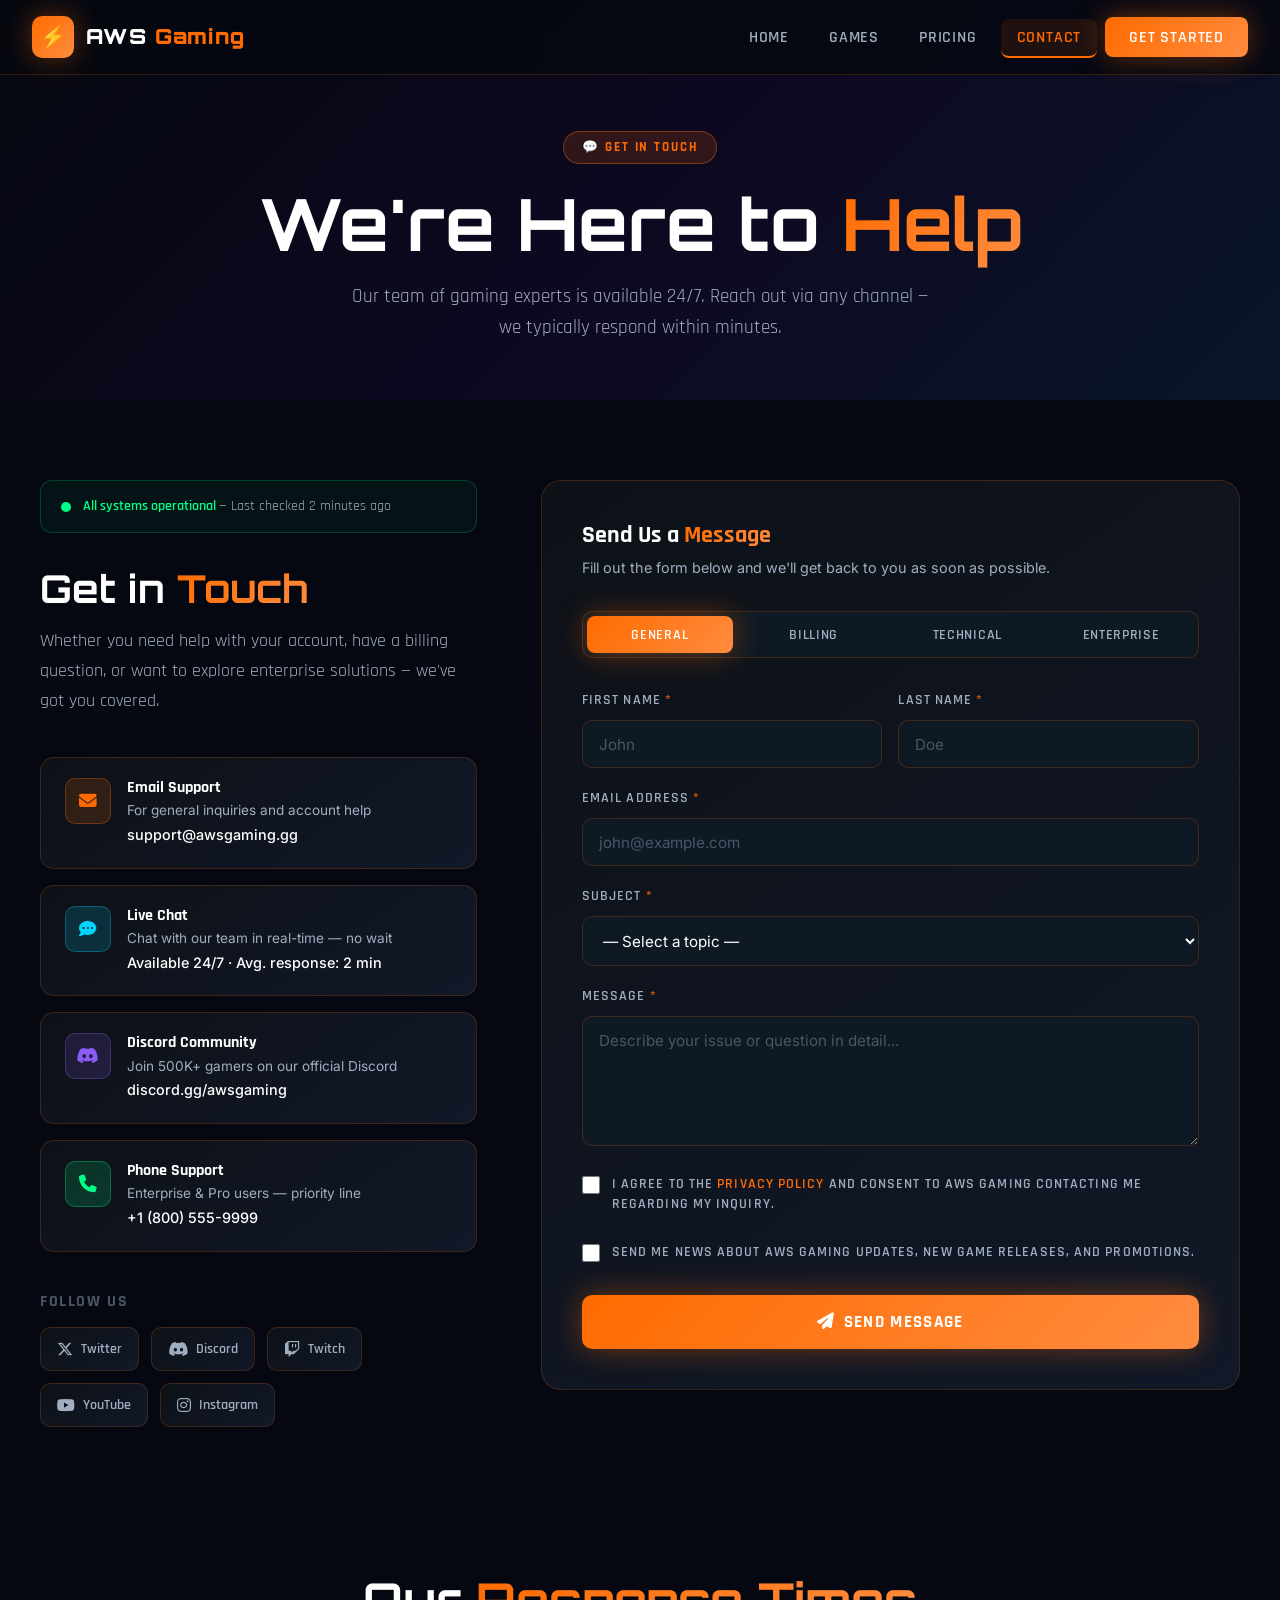
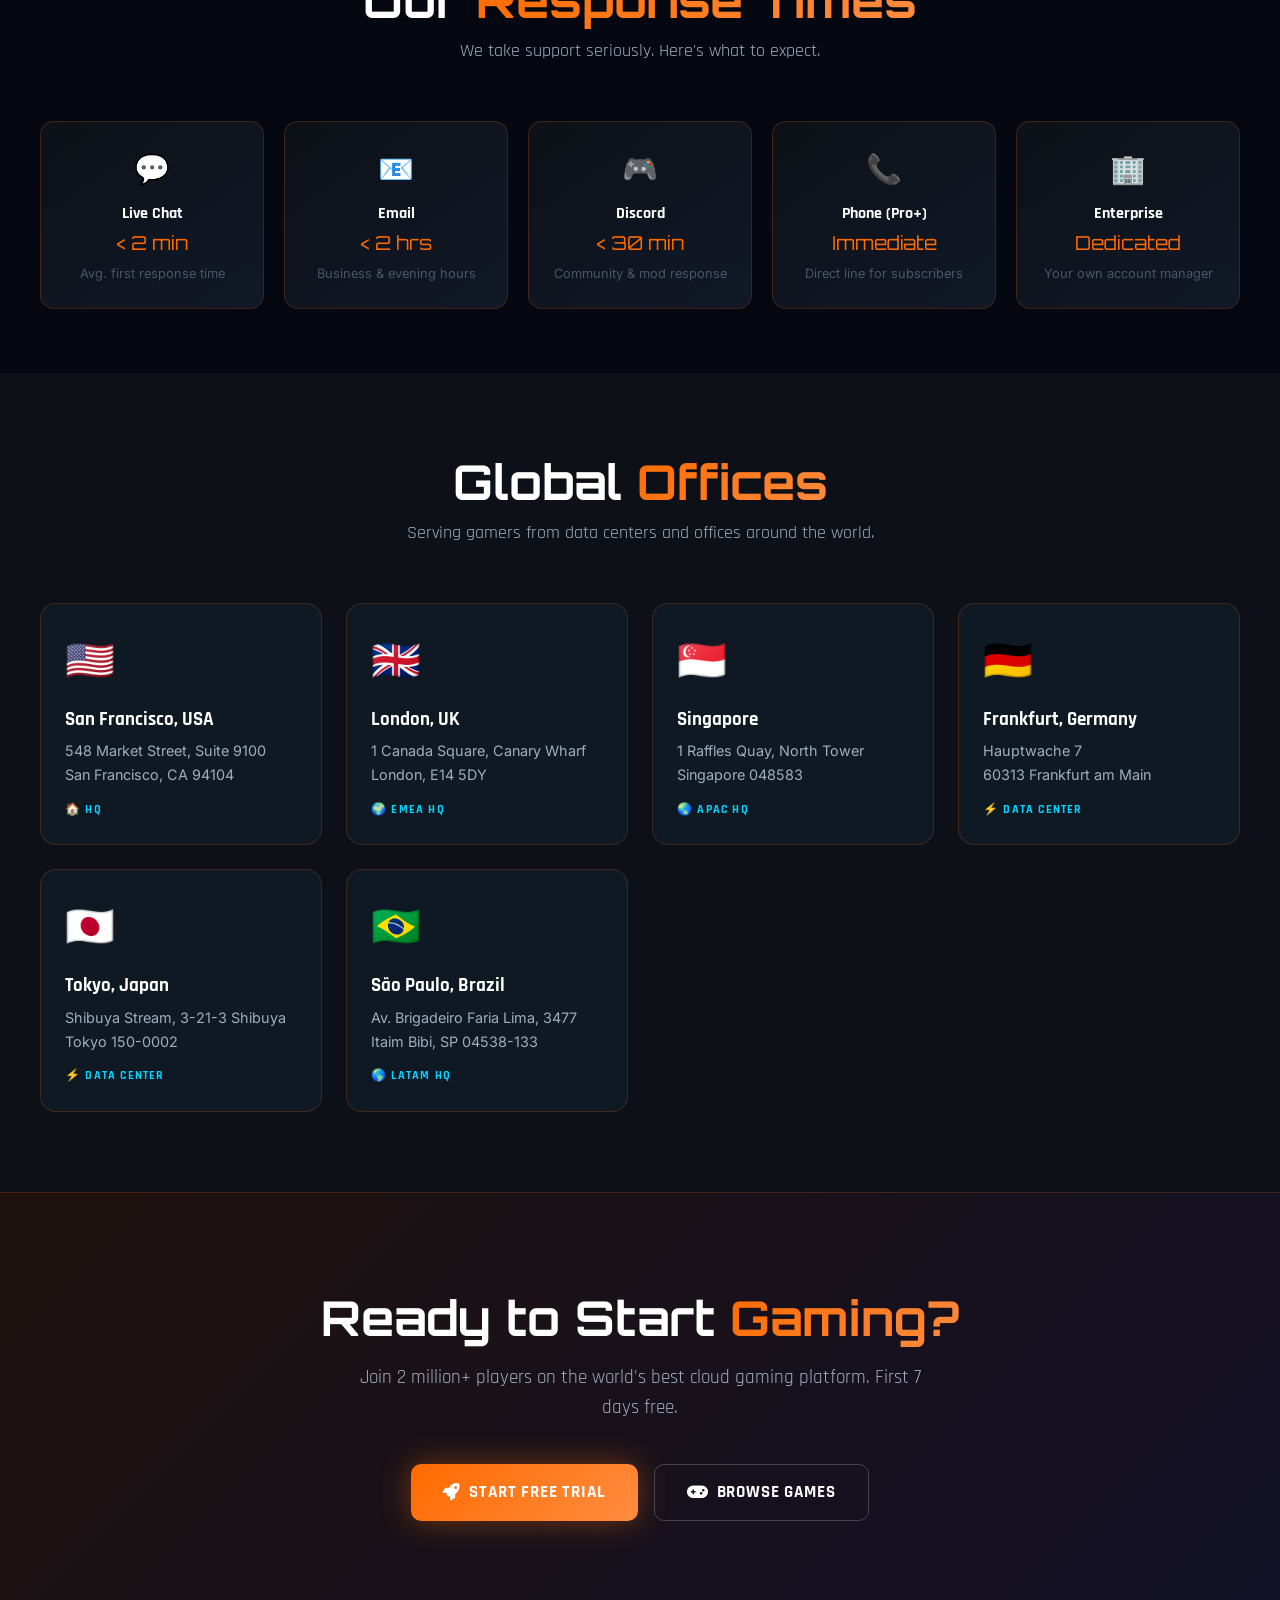
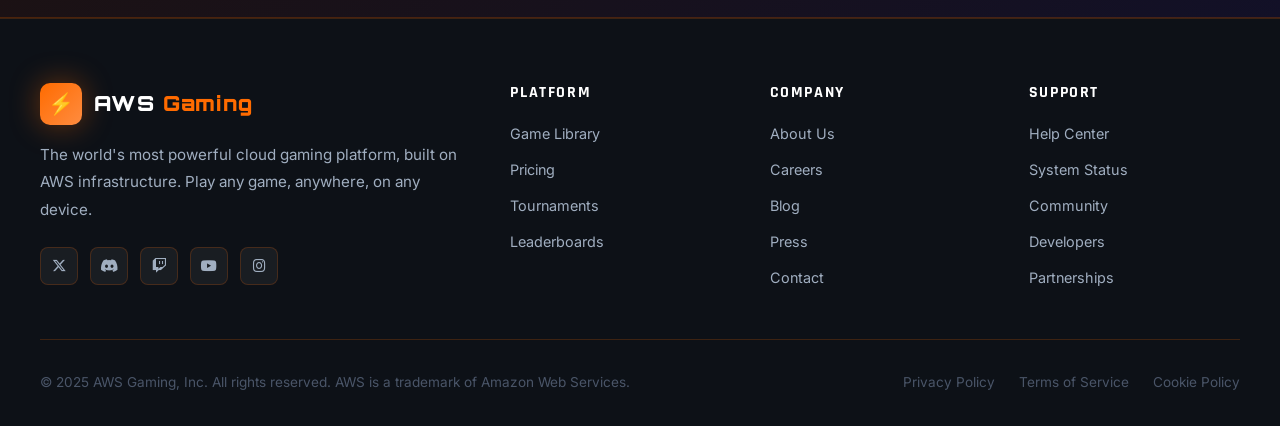
<file: contact.html>
<!DOCTYPE html>
<html lang="en">
<head>
  <meta charset="UTF-8" />
  <meta name="viewport" content="width=device-width, initial-scale=1.0" />
  <title>Contact Us — AWS Gaming</title>
  <meta name="description" content="Get in touch with the AWS Gaming team. We're here to help 24/7." />
  <link rel="stylesheet" href="css/style.css" />
  <link rel="stylesheet" href="https://cdn.jsdelivr.net/npm/@fortawesome/fontawesome-free@6.4.0/css/all.min.css" />
  <style>
    /* CONTACT LAYOUT */
    .contact-section {
      background: var(--bg-dark);
      padding: 5rem 2rem;
    }
    .contact-grid {
      max-width: 1200px;
      margin: 0 auto;
      display: grid;
      grid-template-columns: 1fr 1.6fr;
      gap: 4rem;
      align-items: start;
    }

    /* LEFT SIDE */
    .contact-info h2 {
      font-size: clamp(1.8rem, 3vw, 2.5rem);
      margin-bottom: 1rem;
    }
    .contact-info > p {
      color: var(--text-secondary);
      font-family: 'Rajdhani', sans-serif;
      font-size: 1.1rem;
      line-height: 1.7;
      margin-bottom: 2.5rem;
    }

    .contact-cards {
      display: flex;
      flex-direction: column;
      gap: 1rem;
      margin-bottom: 2.5rem;
    }
    .contact-card {
      display: flex;
      align-items: flex-start;
      gap: 1rem;
      background: var(--gradient-card);
      border: 1px solid var(--border);
      border-radius: 14px;
      padding: 1.25rem 1.5rem;
      transition: all 0.3s ease;
      text-decoration: none;
      color: inherit;
    }
    .contact-card:hover {
      border-color: rgba(255,107,0,0.4);
      transform: translateX(4px);
    }
    .contact-card-icon {
      width: 46px;
      height: 46px;
      border-radius: 10px;
      display: flex;
      align-items: center;
      justify-content: center;
      font-size: 1.1rem;
      flex-shrink: 0;
    }
    .contact-card-icon.orange { background: rgba(255,107,0,0.15); border: 1px solid rgba(255,107,0,0.3); color: var(--primary); }
    .contact-card-icon.blue { background: rgba(0,212,255,0.15); border: 1px solid rgba(0,212,255,0.3); color: var(--accent); }
    .contact-card-icon.purple { background: rgba(139,92,246,0.15); border: 1px solid rgba(139,92,246,0.3); color: var(--purple); }
    .contact-card-icon.green { background: rgba(0,255,136,0.15); border: 1px solid rgba(0,255,136,0.3); color: #00ff88; }

    .contact-card-body h4 {
      font-family: 'Rajdhani', sans-serif;
      font-weight: 700;
      font-size: 1rem;
      margin-bottom: 0.2rem;
    }
    .contact-card-body p {
      font-size: 0.85rem;
      color: var(--text-secondary);
    }
    .contact-card-body span {
      font-size: 0.9rem;
      color: var(--text-primary);
      font-weight: 500;
    }

    /* SOCIAL LINKS */
    .contact-socials h4 {
      font-family: 'Rajdhani', sans-serif;
      font-weight: 700;
      font-size: 1rem;
      text-transform: uppercase;
      letter-spacing: 0.1em;
      color: var(--text-muted);
      margin-bottom: 1rem;
    }
    .social-links-row {
      display: flex;
      gap: 0.75rem;
      flex-wrap: wrap;
    }
    .social-link {
      display: flex;
      align-items: center;
      gap: 8px;
      background: var(--gradient-card);
      border: 1px solid var(--border);
      border-radius: 10px;
      padding: 0.6rem 1rem;
      text-decoration: none;
      color: var(--text-secondary);
      font-family: 'Rajdhani', sans-serif;
      font-weight: 600;
      font-size: 0.9rem;
      transition: all 0.3s ease;
    }
    .social-link i { font-size: 1rem; }
    .social-link:hover { border-color: rgba(255,107,0,0.4); color: var(--primary); background: rgba(255,107,0,0.05); }
    .social-link.discord:hover { border-color: rgba(88,101,242,0.5); color: #5865f2; }
    .social-link.twitter:hover { border-color: rgba(29,161,242,0.5); color: #1da1f2; }
    .social-link.twitch:hover { border-color: rgba(100,65,165,0.5); color: #6441a5; }

    /* STATUS STRIP */
    .status-strip {
      display: flex;
      align-items: center;
      gap: 0.75rem;
      background: rgba(0,255,136,0.05);
      border: 1px solid rgba(0,255,136,0.2);
      border-radius: 12px;
      padding: 0.875rem 1.25rem;
      margin-bottom: 2rem;
    }
    .status-dot {
      width: 10px;
      height: 10px;
      background: #00ff88;
      border-radius: 50%;
      animation: pulse 2s infinite;
      flex-shrink: 0;
    }
    .status-strip p {
      font-family: 'Rajdhani', sans-serif;
      font-size: 0.9rem;
      font-weight: 600;
      color: #00ff88;
    }
    .status-strip span { color: var(--text-secondary); font-weight: 400; }

    /* RIGHT SIDE - FORM */
    .contact-form-wrapper {
      background: var(--gradient-card);
      border: 1px solid var(--border);
      border-radius: 20px;
      padding: 2.5rem;
    }
    .contact-form-header {
      margin-bottom: 2rem;
    }
    .contact-form-header h3 {
      font-family: 'Rajdhani', sans-serif;
      font-size: 1.5rem;
      font-weight: 700;
      margin-bottom: 0.4rem;
    }
    .contact-form-header p {
      color: var(--text-secondary);
      font-size: 0.9rem;
    }

    .form-tabs {
      display: flex;
      gap: 0.5rem;
      margin-bottom: 2rem;
      background: var(--bg-card3);
      border: 1px solid var(--border);
      border-radius: 10px;
      padding: 4px;
    }
    .form-tab {
      flex: 1;
      padding: 0.6rem;
      background: transparent;
      border: none;
      border-radius: 8px;
      cursor: pointer;
      font-family: 'Rajdhani', sans-serif;
      font-weight: 600;
      font-size: 0.85rem;
      color: var(--text-secondary);
      transition: all 0.2s ease;
      text-transform: uppercase;
      letter-spacing: 0.05em;
    }
    .form-tab.active {
      background: var(--gradient-orange);
      color: white;
      box-shadow: var(--glow-primary);
    }

    .form-group {
      margin-bottom: 1.25rem;
    }
    .form-row {
      display: grid;
      grid-template-columns: 1fr 1fr;
      gap: 1rem;
    }
    .form-group label {
      display: block;
      font-family: 'Rajdhani', sans-serif;
      font-weight: 600;
      font-size: 0.85rem;
      text-transform: uppercase;
      letter-spacing: 0.08em;
      color: var(--text-secondary);
      margin-bottom: 0.5rem;
    }
    .form-group label span { color: var(--primary); }

    .form-input, .form-select, .form-textarea {
      width: 100%;
      background: var(--bg-card3);
      border: 1px solid var(--border);
      border-radius: 10px;
      padding: 0.85rem 1rem;
      color: var(--text-primary);
      font-family: 'Inter', sans-serif;
      font-size: 0.95rem;
      transition: all 0.2s ease;
      outline: none;
    }
    .form-input:focus, .form-select:focus, .form-textarea:focus {
      border-color: var(--primary);
      box-shadow: 0 0 0 3px rgba(255,107,0,0.1);
    }
    .form-input::placeholder, .form-textarea::placeholder { color: var(--text-muted); }
    .form-select option { background: var(--bg-card); }
    .form-textarea { resize: vertical; min-height: 130px; }

    .form-checkbox-group {
      display: flex;
      align-items: flex-start;
      gap: 12px;
    }
    .form-checkbox {
      width: 18px;
      height: 18px;
      accent-color: var(--primary);
      cursor: pointer;
      flex-shrink: 0;
      margin-top: 2px;
    }
    .form-checkbox-label {
      font-size: 0.85rem;
      color: var(--text-secondary);
      line-height: 1.5;
    }
    .form-checkbox-label a { color: var(--primary); text-decoration: none; }

    .form-submit {
      width: 100%;
      padding: 1rem;
      background: var(--gradient-orange);
      border: none;
      border-radius: 10px;
      color: white;
      font-family: 'Rajdhani', sans-serif;
      font-weight: 700;
      font-size: 1.05rem;
      text-transform: uppercase;
      letter-spacing: 0.08em;
      cursor: pointer;
      box-shadow: var(--glow-primary);
      transition: all 0.3s ease;
      display: flex;
      align-items: center;
      justify-content: center;
      gap: 8px;
      margin-top: 1.5rem;
    }
    .form-submit:hover {
      transform: translateY(-2px);
      box-shadow: 0 0 40px rgba(255,107,0,0.6);
    }
    .form-submit:active { transform: translateY(0); }

    /* SUCCESS STATE */
    .form-success {
      display: none;
      text-align: center;
      padding: 2rem;
    }
    .form-success.show { display: block; }
    .form-success .success-icon {
      width: 80px;
      height: 80px;
      background: rgba(0,255,136,0.15);
      border: 2px solid rgba(0,255,136,0.4);
      border-radius: 50%;
      display: flex;
      align-items: center;
      justify-content: center;
      font-size: 2rem;
      margin: 0 auto 1.5rem;
    }
    .form-success h3 { font-family: 'Rajdhani', sans-serif; font-size: 1.5rem; margin-bottom: 0.5rem; color: #00ff88; }
    .form-success p { color: var(--text-secondary); }

    /* MAP SECTION */
    .offices-section {
      background: var(--bg-card);
      padding: 5rem 2rem;
    }
    .offices-grid {
      display: grid;
      grid-template-columns: repeat(auto-fit, minmax(250px, 1fr));
      gap: 1.5rem;
      margin-top: 3rem;
    }
    .office-card {
      background: var(--bg-card3);
      border: 1px solid var(--border);
      border-radius: 16px;
      padding: 1.5rem;
      transition: all 0.3s ease;
    }
    .office-card:hover {
      border-color: rgba(0,212,255,0.3);
      transform: translateY(-4px);
    }
    .office-flag { font-size: 2.5rem; margin-bottom: 1rem; }
    .office-card h4 {
      font-family: 'Rajdhani', sans-serif;
      font-size: 1.2rem;
      font-weight: 700;
      margin-bottom: 0.5rem;
    }
    .office-card p {
      color: var(--text-secondary);
      font-size: 0.9rem;
      line-height: 1.7;
    }
    .office-card .office-tag {
      display: inline-block;
      margin-top: 0.75rem;
      font-size: 0.75rem;
      color: var(--accent);
      font-family: 'Rajdhani', sans-serif;
      font-weight: 700;
      text-transform: uppercase;
      letter-spacing: 0.1em;
    }

    /* RESPONSE TIMES */
    .response-times {
      background: var(--bg-dark);
      padding: 4rem 2rem;
    }
    .response-grid {
      display: grid;
      grid-template-columns: repeat(auto-fit, minmax(200px, 1fr));
      gap: 1.25rem;
    }
    .response-card {
      background: var(--gradient-card);
      border: 1px solid var(--border);
      border-radius: 14px;
      padding: 1.5rem;
      text-align: center;
    }
    .response-card .icon { font-size: 1.8rem; margin-bottom: 0.75rem; }
    .response-card h4 { font-family: 'Rajdhani', sans-serif; font-weight: 700; margin-bottom: 0.3rem; }
    .response-card .time { font-family: 'Orbitron', sans-serif; font-size: 1.2rem; color: var(--primary); margin-bottom: 0.3rem; }
    .response-card p { font-size: 0.8rem; color: var(--text-muted); }

    @media (max-width: 900px) {
      .contact-grid { grid-template-columns: 1fr; }
      .form-row { grid-template-columns: 1fr; }
    }
  </style>
</head>
<body>

<!-- NAVBAR -->
<nav class="navbar" id="navbar">
  <a href="index.html" class="nav-logo">
    <div class="nav-logo-icon">⚡</div>
    <div class="nav-logo-text">AWS <span>Gaming</span></div>
  </a>
  <ul class="nav-links" id="navLinks">
    <li><a href="index.html">Home</a></li>
    <li><a href="games.html">Games</a></li>
    <li><a href="pricing.html">Pricing</a></li>
    <li><a href="contact.html" class="active">Contact</a></li>
    <li><a href="pricing.html" class="nav-cta">Get Started</a></li>
  </ul>
  <div class="nav-hamburger" id="hamburger" onclick="toggleNav()">
    <span></span><span></span><span></span>
  </div>
</nav>

<!-- PAGE HERO -->
<div class="page-hero">
  <div class="page-hero-bg"></div>
  <div class="page-hero-bg-img" style="background-image:url('https://sspark.genspark.ai/cfimages?u1=Y0hUiYpmtK9KyLc%2BIHKMZp0l5CAhsm%2B%2BXOQFu7%2F0FxECZf4y41j3sNC7IfsEn%2FkSsvqGzeZ9xCWACUmXEe2qWokElqxWgo%2Br4CKN4pmg7pFdgLprBuo6UEhsZrN9wbdNsZq4Bf3i5AQigDLV75WmrMuvGwzNJ0gYU66c0bfaMnxB9VLDlMpNIUVqyzcjmU0AmEHizl9gnzATKTxnHLB%2BIO2r%2B0hCCqm24xQqkw%3D%3D&u2=OyBH0u3gdGD6Vxti&width=2560')"></div>
  <div class="page-hero-content">
    <div class="page-hero-tag">💬 Get in Touch</div>
    <h1>We're Here to <span class="gradient-text">Help</span></h1>
    <p>Our team of gaming experts is available 24/7. Reach out via any channel — we typically respond within minutes.</p>
  </div>
</div>

<!-- CONTACT SECTION -->
<section class="contact-section">
  <div class="contact-grid">

    <!-- LEFT: INFO -->
    <div class="contact-info">
      <div class="status-strip">
        <div class="status-dot"></div>
        <p>All systems operational <span>— Last checked 2 minutes ago</span></p>
      </div>

      <h2>Get in <span class="gradient-text">Touch</span></h2>
      <p>Whether you need help with your account, have a billing question, or want to explore enterprise solutions — we've got you covered.</p>

      <div class="contact-cards">
        <a href="mailto:support@awsgaming.gg" class="contact-card">
          <div class="contact-card-icon orange"><i class="fa-solid fa-envelope"></i></div>
          <div class="contact-card-body">
            <h4>Email Support</h4>
            <p>For general inquiries and account help</p>
            <span>support@awsgaming.gg</span>
          </div>
        </a>
        <a href="#" class="contact-card">
          <div class="contact-card-icon blue"><i class="fa-solid fa-comment-dots"></i></div>
          <div class="contact-card-body">
            <h4>Live Chat</h4>
            <p>Chat with our team in real-time — no wait</p>
            <span>Available 24/7 · Avg. response: 2 min</span>
          </div>
        </a>
        <a href="#" class="contact-card">
          <div class="contact-card-icon purple"><i class="fa-brands fa-discord"></i></div>
          <div class="contact-card-body">
            <h4>Discord Community</h4>
            <p>Join 500K+ gamers on our official Discord</p>
            <span>discord.gg/awsgaming</span>
          </div>
        </a>
        <a href="tel:+18005559999" class="contact-card">
          <div class="contact-card-icon green"><i class="fa-solid fa-phone"></i></div>
          <div class="contact-card-body">
            <h4>Phone Support</h4>
            <p>Enterprise & Pro users — priority line</p>
            <span>+1 (800) 555-9999</span>
          </div>
        </a>
      </div>

      <div class="contact-socials">
        <h4>Follow Us</h4>
        <div class="social-links-row">
          <a href="#" class="social-link twitter"><i class="fa-brands fa-x-twitter"></i> Twitter</a>
          <a href="#" class="social-link discord"><i class="fa-brands fa-discord"></i> Discord</a>
          <a href="#" class="social-link"><i class="fa-brands fa-twitch"></i> Twitch</a>
          <a href="#" class="social-link"><i class="fa-brands fa-youtube"></i> YouTube</a>
          <a href="#" class="social-link"><i class="fa-brands fa-instagram"></i> Instagram</a>
        </div>
      </div>
    </div>

    <!-- RIGHT: FORM -->
    <div class="contact-form-wrapper fade-in-up">
      <div class="contact-form-header">
        <h3>Send Us a <span class="gradient-text">Message</span></h3>
        <p>Fill out the form below and we'll get back to you as soon as possible.</p>
      </div>

      <!-- FORM TABS -->
      <div class="form-tabs">
        <button class="form-tab active" onclick="setTab(this, 'general')">General</button>
        <button class="form-tab" onclick="setTab(this, 'billing')">Billing</button>
        <button class="form-tab" onclick="setTab(this, 'technical')">Technical</button>
        <button class="form-tab" onclick="setTab(this, 'enterprise')">Enterprise</button>
      </div>

      <!-- FORM -->
      <form id="contactForm" onsubmit="submitForm(event)">
        <div class="form-row">
          <div class="form-group">
            <label>First Name <span>*</span></label>
            <input type="text" class="form-input" placeholder="John" required />
          </div>
          <div class="form-group">
            <label>Last Name <span>*</span></label>
            <input type="text" class="form-input" placeholder="Doe" required />
          </div>
        </div>
        <div class="form-group">
          <label>Email Address <span>*</span></label>
          <input type="email" class="form-input" placeholder="john@example.com" required />
        </div>
        <div class="form-group" id="subjectGroup">
          <label>Subject <span>*</span></label>
          <select class="form-select" id="subjectSelect" required>
            <option value="">— Select a topic —</option>
            <option>Account & Access</option>
            <option>Billing & Payments</option>
            <option>Game Library</option>
            <option>Technical Issue</option>
            <option>Enterprise Inquiry</option>
            <option>Partnership Opportunity</option>
            <option>Press & Media</option>
            <option>Other</option>
          </select>
        </div>
        <div class="form-group" id="planGroup" style="display:none;">
          <label>Current Plan</label>
          <select class="form-select">
            <option value="">— Select your plan —</option>
            <option>Starter (Free)</option>
            <option>Pro</option>
            <option>Ultra</option>
            <option>Enterprise</option>
          </select>
        </div>
        <div class="form-group" id="companyGroup" style="display:none;">
          <label>Company / Organization</label>
          <input type="text" class="form-input" placeholder="Your company name" />
        </div>
        <div class="form-group">
          <label>Message <span>*</span></label>
          <textarea class="form-textarea" placeholder="Describe your issue or question in detail..." required></textarea>
        </div>
        <div class="form-group">
          <div class="form-checkbox-group">
            <input type="checkbox" class="form-checkbox" id="gdprCheck" required />
            <label class="form-checkbox-label" for="gdprCheck">
              I agree to the <a href="#">Privacy Policy</a> and consent to AWS Gaming contacting me regarding my inquiry.
            </label>
          </div>
        </div>
        <div class="form-group">
          <div class="form-checkbox-group">
            <input type="checkbox" class="form-checkbox" id="newsCheck" />
            <label class="form-checkbox-label" for="newsCheck">
              Send me news about AWS Gaming updates, new game releases, and promotions.
            </label>
          </div>
        </div>
        <button type="submit" class="form-submit">
          <i class="fa-solid fa-paper-plane"></i> Send Message
        </button>
      </form>

      <!-- SUCCESS MESSAGE -->
      <div class="form-success" id="formSuccess">
        <div class="success-icon">✅</div>
        <h3>Message Sent!</h3>
        <p>Thanks for reaching out. Our team will respond to <strong id="successEmail"></strong> within 2 hours (usually much faster!).</p>
        <br>
        <a href="index.html" class="btn-primary" style="display:inline-flex;margin-top:0.5rem;">
          <i class="fa-solid fa-house"></i> Back to Home
        </a>
      </div>
    </div>

  </div>
</section>

<!-- RESPONSE TIMES -->
<section class="response-times">
  <div class="container">
    <h2 class="section-title fade-in-up">Our <span class="gradient-text">Response Times</span></h2>
    <p class="section-subtitle fade-in-up stagger-1">We take support seriously. Here's what to expect.</p>
    <div class="response-grid">
      <div class="response-card fade-in-up stagger-1">
        <div class="icon">💬</div>
        <h4>Live Chat</h4>
        <div class="time">&lt; 2 min</div>
        <p>Avg. first response time</p>
      </div>
      <div class="response-card fade-in-up stagger-2">
        <div class="icon">📧</div>
        <h4>Email</h4>
        <div class="time">&lt; 2 hrs</div>
        <p>Business & evening hours</p>
      </div>
      <div class="response-card fade-in-up stagger-3">
        <div class="icon">🎮</div>
        <h4>Discord</h4>
        <div class="time">&lt; 30 min</div>
        <p>Community & mod response</p>
      </div>
      <div class="response-card fade-in-up stagger-4">
        <div class="icon">📞</div>
        <h4>Phone (Pro+)</h4>
        <div class="time">Immediate</div>
        <p>Direct line for subscribers</p>
      </div>
      <div class="response-card fade-in-up stagger-5">
        <div class="icon">🏢</div>
        <h4>Enterprise</h4>
        <div class="time">Dedicated</div>
        <p>Your own account manager</p>
      </div>
    </div>
  </div>
</section>

<!-- OFFICES -->
<section class="offices-section">
  <div class="container">
    <h2 class="section-title fade-in-up">Global <span class="gradient-text">Offices</span></h2>
    <p class="section-subtitle fade-in-up stagger-1">Serving gamers from data centers and offices around the world.</p>
    <div class="offices-grid">
      <div class="office-card fade-in-up stagger-1">
        <div class="office-flag">🇺🇸</div>
        <h4>San Francisco, USA</h4>
        <p>548 Market Street, Suite 9100<br>San Francisco, CA 94104</p>
        <span class="office-tag">🏠 HQ</span>
      </div>
      <div class="office-card fade-in-up stagger-2">
        <div class="office-flag">🇬🇧</div>
        <h4>London, UK</h4>
        <p>1 Canada Square, Canary Wharf<br>London, E14 5DY</p>
        <span class="office-tag">🌍 EMEA HQ</span>
      </div>
      <div class="office-card fade-in-up stagger-3">
        <div class="office-flag">🇸🇬</div>
        <h4>Singapore</h4>
        <p>1 Raffles Quay, North Tower<br>Singapore 048583</p>
        <span class="office-tag">🌏 APAC HQ</span>
      </div>
      <div class="office-card fade-in-up stagger-4">
        <div class="office-flag">🇩🇪</div>
        <h4>Frankfurt, Germany</h4>
        <p>Hauptwache 7<br>60313 Frankfurt am Main</p>
        <span class="office-tag">⚡ Data Center</span>
      </div>
      <div class="office-card fade-in-up stagger-5">
        <div class="office-flag">🇯🇵</div>
        <h4>Tokyo, Japan</h4>
        <p>Shibuya Stream, 3-21-3 Shibuya<br>Tokyo 150-0002</p>
        <span class="office-tag">⚡ Data Center</span>
      </div>
      <div class="office-card fade-in-up stagger-6">
        <div class="office-flag">🇧🇷</div>
        <h4>São Paulo, Brazil</h4>
        <p>Av. Brigadeiro Faria Lima, 3477<br>Itaim Bibi, SP 04538-133</p>
        <span class="office-tag">🌎 LATAM HQ</span>
      </div>
    </div>
  </div>
</section>

<!-- CTA -->
<section class="cta-section">
  <div class="container">
    <h2 class="fade-in-up">Ready to Start <span class="gradient-text">Gaming?</span></h2>
    <p class="fade-in-up stagger-1">Join 2 million+ players on the world's best cloud gaming platform. First 7 days free.</p>
    <div style="display:flex;gap:1rem;justify-content:center;flex-wrap:wrap;" class="fade-in-up stagger-2">
      <a href="pricing.html" class="btn-primary"><i class="fa-solid fa-rocket"></i> Start Free Trial</a>
      <a href="games.html" class="btn-secondary"><i class="fa-solid fa-gamepad"></i> Browse Games</a>
    </div>
  </div>
</section>

<!-- FOOTER -->
<footer>
  <div class="footer-grid">
    <div class="footer-brand">
      <a href="index.html" class="nav-logo" style="display:inline-flex;">
        <div class="nav-logo-icon">⚡</div>
        <div class="nav-logo-text">AWS <span>Gaming</span></div>
      </a>
      <p>The world's most powerful cloud gaming platform, built on AWS infrastructure. Play any game, anywhere, on any device.</p>
      <div class="footer-social">
        <a href="#"><i class="fa-brands fa-x-twitter"></i></a>
        <a href="#"><i class="fa-brands fa-discord"></i></a>
        <a href="#"><i class="fa-brands fa-twitch"></i></a>
        <a href="#"><i class="fa-brands fa-youtube"></i></a>
        <a href="#"><i class="fa-brands fa-instagram"></i></a>
      </div>
    </div>
    <div class="footer-col">
      <h4>Platform</h4>
      <ul>
        <li><a href="games.html">Game Library</a></li>
        <li><a href="pricing.html">Pricing</a></li>
        <li><a href="#">Tournaments</a></li>
        <li><a href="#">Leaderboards</a></li>
      </ul>
    </div>
    <div class="footer-col">
      <h4>Company</h4>
      <ul>
        <li><a href="#">About Us</a></li>
        <li><a href="#">Careers</a></li>
        <li><a href="#">Blog</a></li>
        <li><a href="#">Press</a></li>
        <li><a href="contact.html">Contact</a></li>
      </ul>
    </div>
    <div class="footer-col">
      <h4>Support</h4>
      <ul>
        <li><a href="#">Help Center</a></li>
        <li><a href="#">System Status</a></li>
        <li><a href="#">Community</a></li>
        <li><a href="#">Developers</a></li>
        <li><a href="#">Partnerships</a></li>
      </ul>
    </div>
  </div>
  <div class="footer-bottom">
    <p>© 2025 AWS Gaming, Inc. All rights reserved. AWS is a trademark of Amazon Web Services.</p>
    <div class="footer-bottom-links">
      <a href="#">Privacy Policy</a>
      <a href="#">Terms of Service</a>
      <a href="#">Cookie Policy</a>
    </div>
  </div>
</footer>

<script src="js/main.js"></script>
<script>
  function setTab(btn, type) {
    document.querySelectorAll('.form-tab').forEach(t => t.classList.remove('active'));
    btn.classList.add('active');

    // Show/hide contextual fields
    const planGroup = document.getElementById('planGroup');
    const companyGroup = document.getElementById('companyGroup');

    planGroup.style.display = (type === 'billing' || type === 'technical') ? 'block' : 'none';
    companyGroup.style.display = (type === 'enterprise') ? 'block' : 'none';

    // Pre-select subject
    const sel = document.getElementById('subjectSelect');
    const map = {
      billing: 'Billing & Payments',
      technical: 'Technical Issue',
      enterprise: 'Enterprise Inquiry',
      general: ''
    };
    const target = map[type];
    if (target) {
      for (let opt of sel.options) {
        if (opt.text === target) { opt.selected = true; break; }
      }
    } else {
      sel.selectedIndex = 0;
    }
  }

  function submitForm(e) {
    e.preventDefault();
    const emailInput = e.target.querySelector('input[type="email"]');
    const email = emailInput ? emailInput.value : 'your email';

    document.getElementById('successEmail').textContent = email;
    document.getElementById('contactForm').style.display = 'none';
    document.getElementById('formSuccess').classList.add('show');
  }
</script>
</body>
</html>
</file>
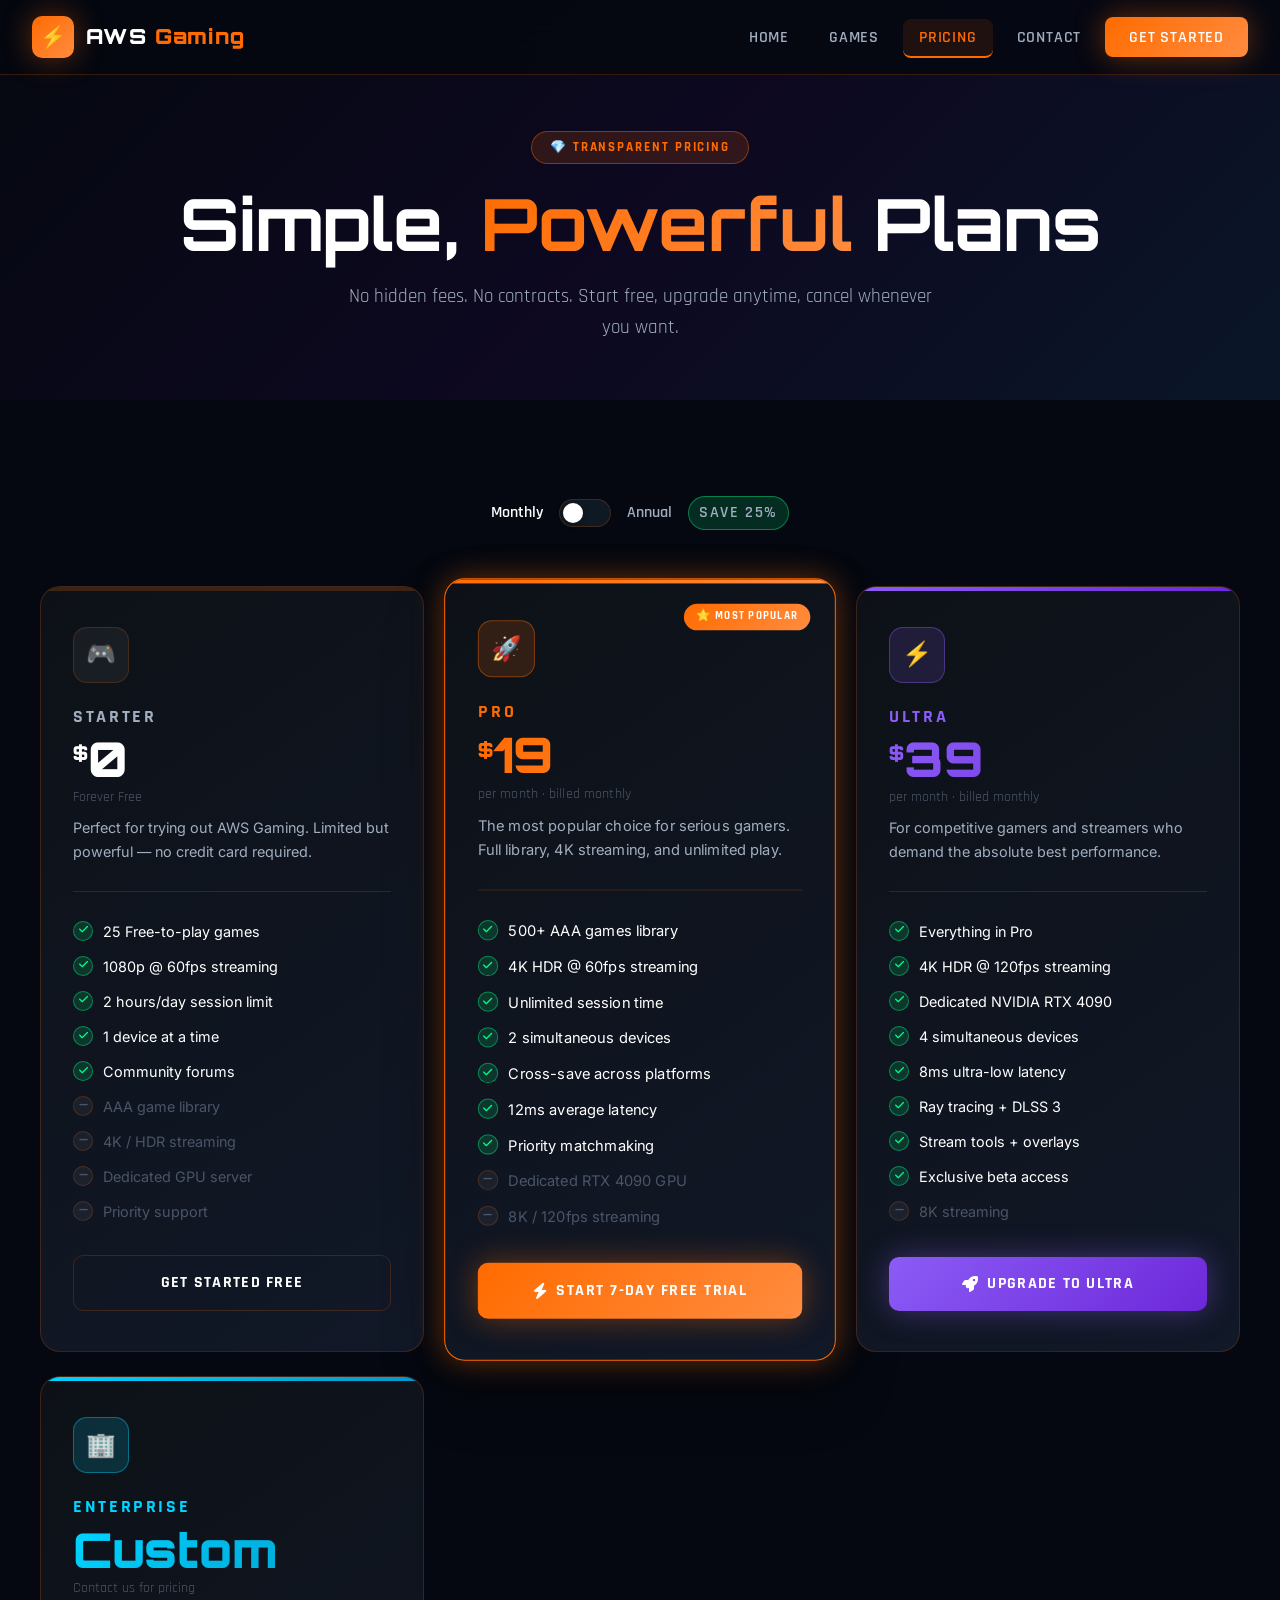
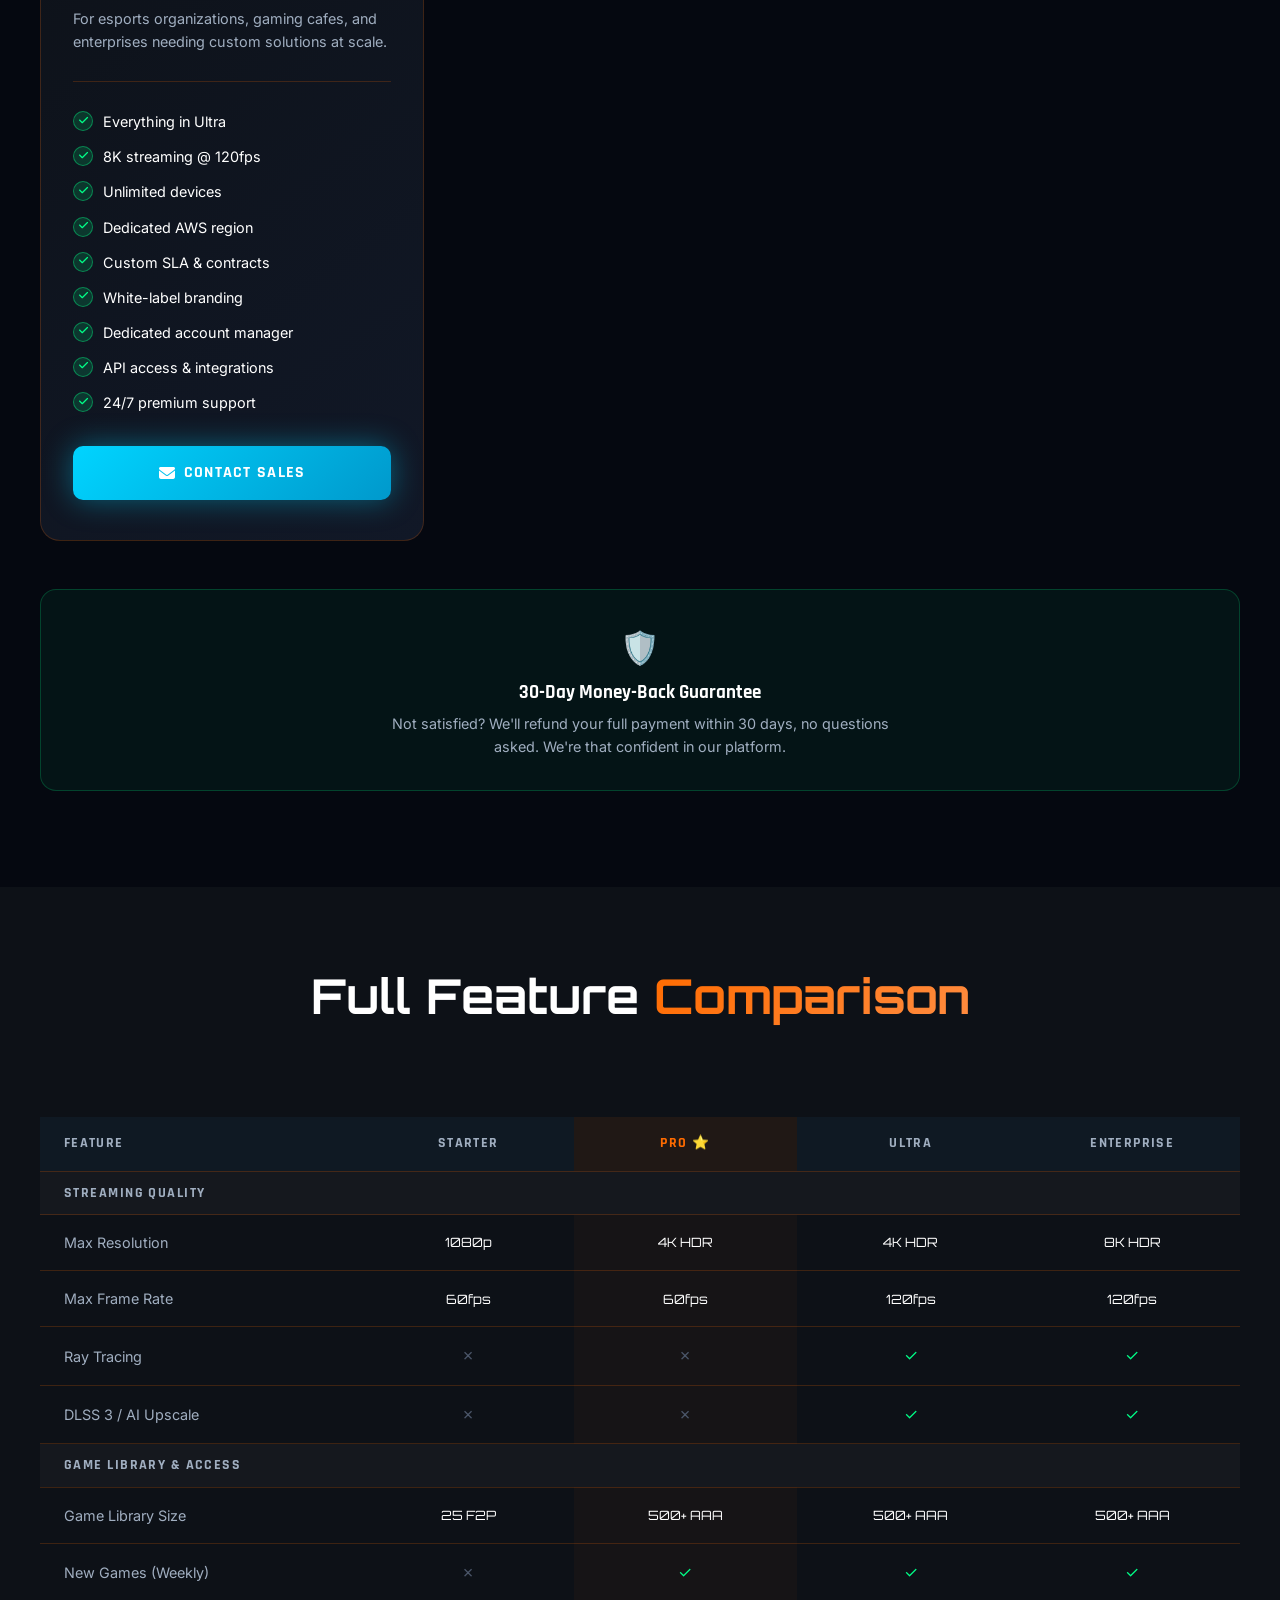
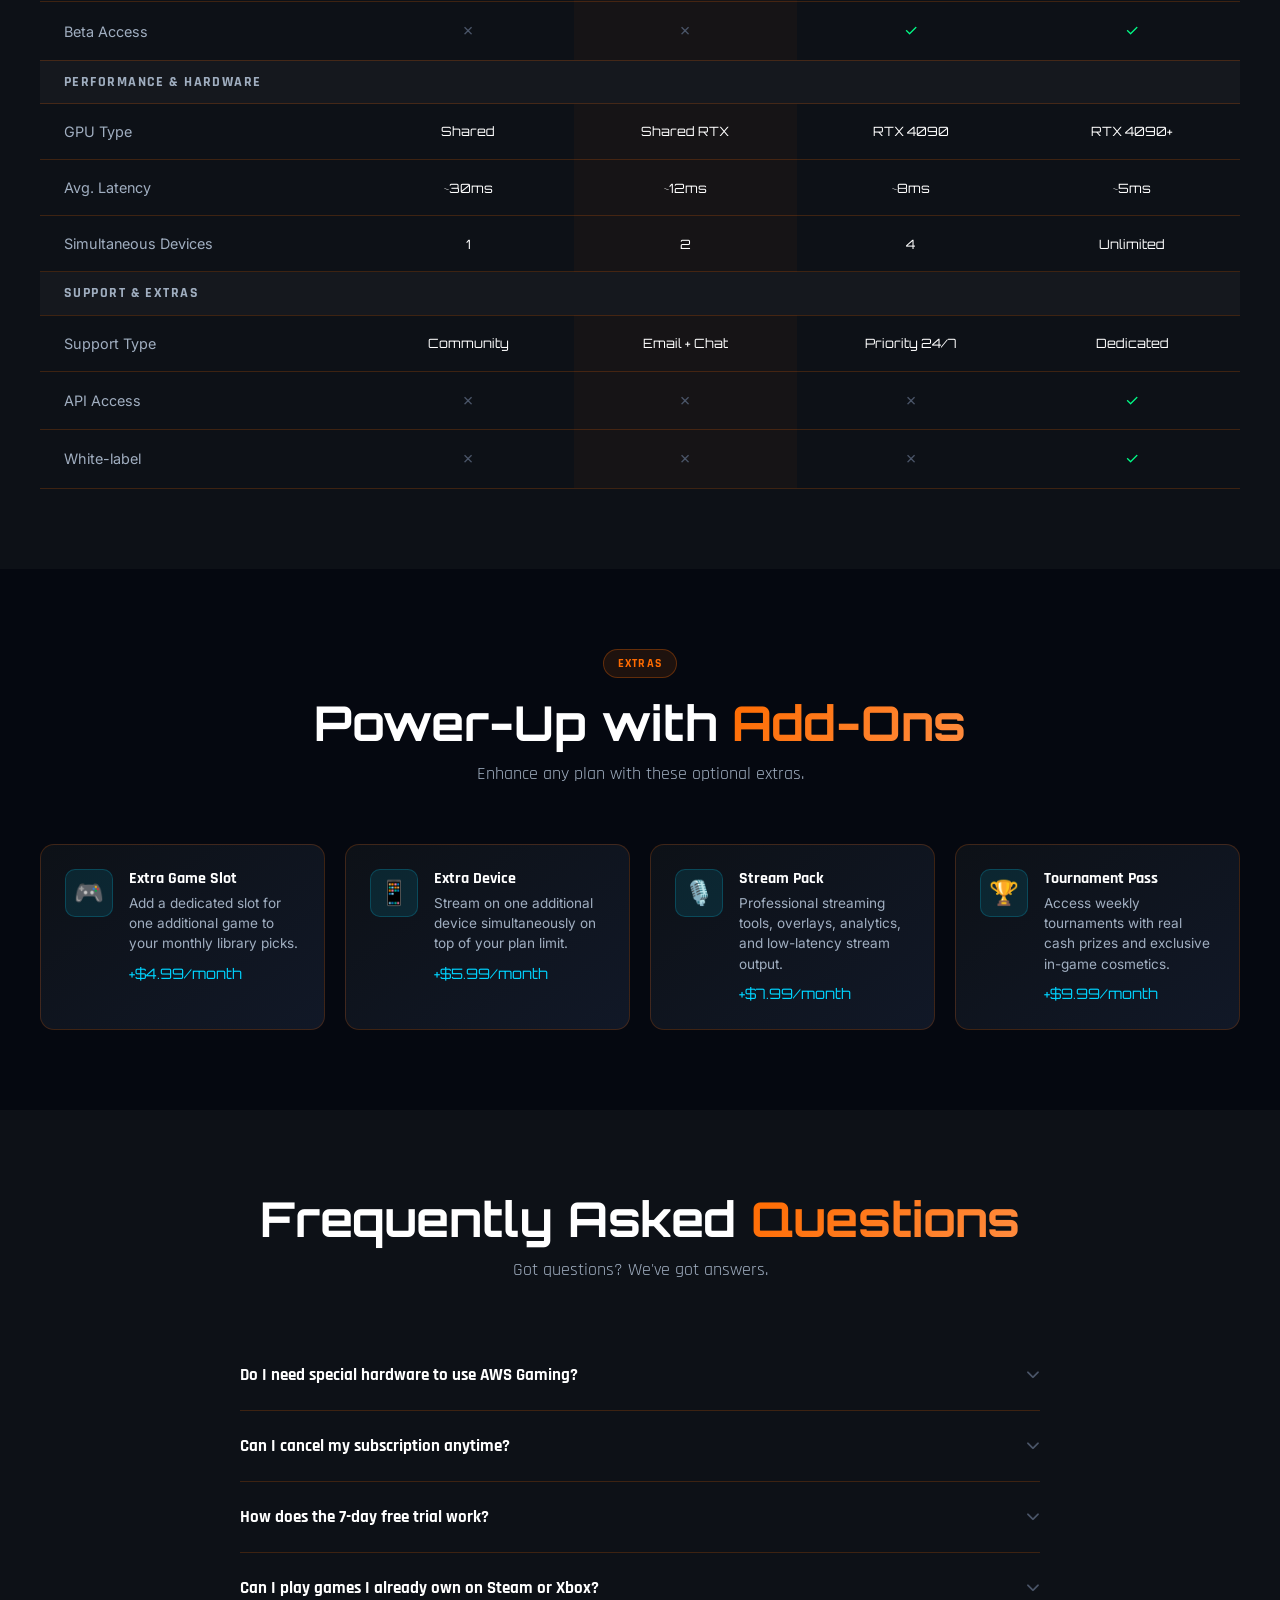
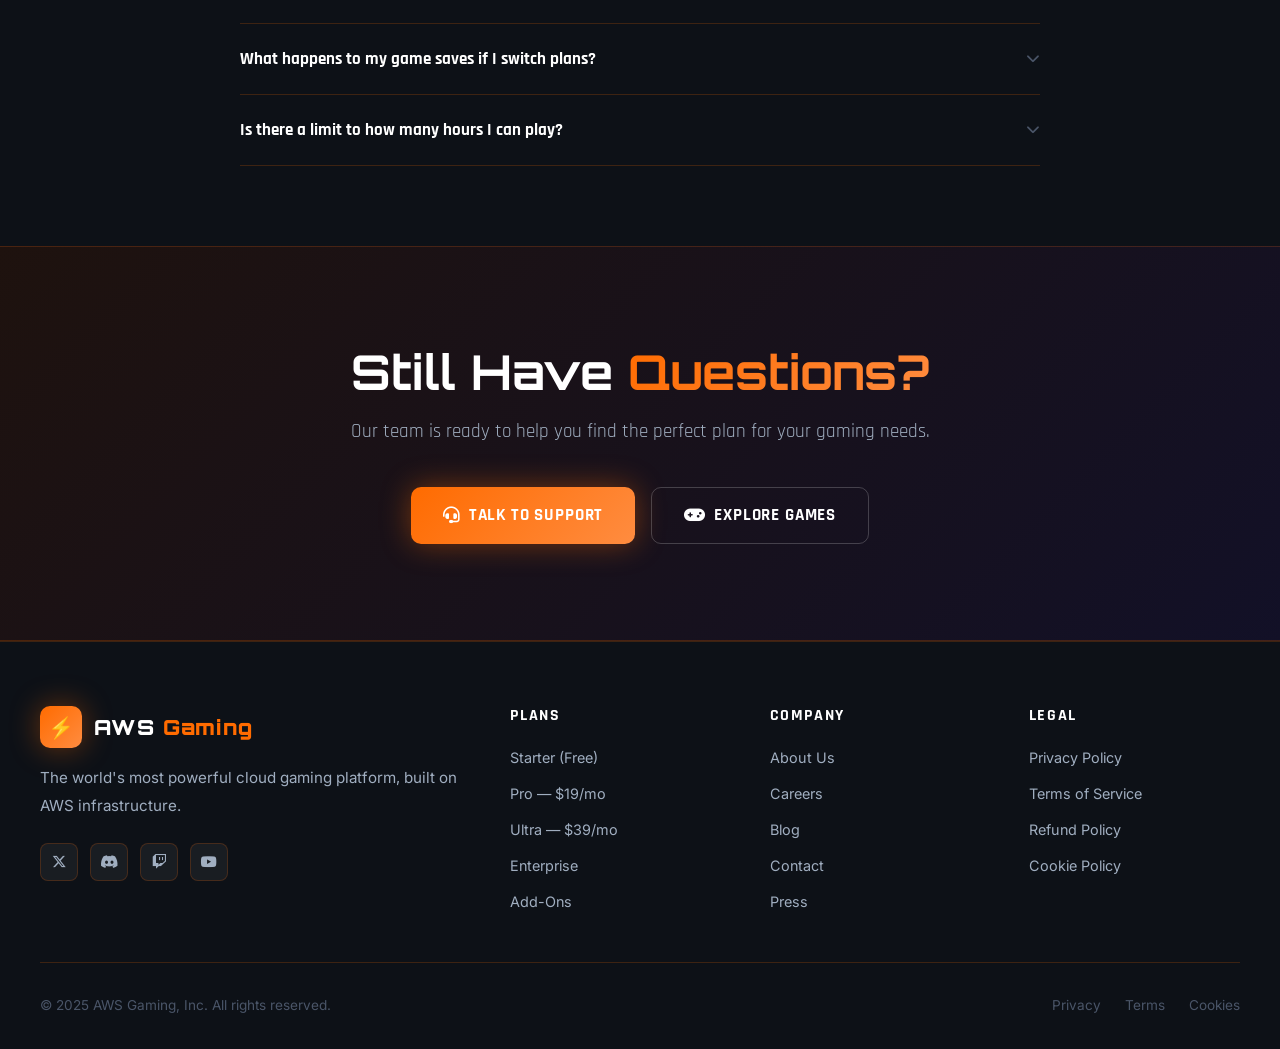
<file: pricing.html>
<!DOCTYPE html>
<html lang="en">
<head>
  <meta charset="UTF-8" />
  <meta name="viewport" content="width=device-width, initial-scale=1.0" />
  <title>Pricing Plans — AWS Gaming</title>
  <meta name="description" content="Choose the perfect AWS Gaming plan. From casual to hardcore, transparent pricing with no hidden fees." />
  <link rel="stylesheet" href="css/style.css" />
  <link rel="stylesheet" href="https://cdn.jsdelivr.net/npm/@fortawesome/fontawesome-free@6.4.0/css/all.min.css" />
  <style>
    /* TOGGLE */
    .billing-toggle {
      display: flex;
      align-items: center;
      justify-content: center;
      gap: 1rem;
      margin-bottom: 3.5rem;
    }
    .billing-toggle span {
      font-family: 'Rajdhani', sans-serif;
      font-weight: 600;
      color: var(--text-secondary);
      font-size: 1rem;
    }
    .billing-toggle span.active { color: var(--text-primary); }
    .toggle-switch {
      width: 52px;
      height: 28px;
      background: var(--bg-card3);
      border: 1px solid var(--border);
      border-radius: 50px;
      position: relative;
      cursor: pointer;
      transition: background 0.3s ease;
    }
    .toggle-switch.on { background: var(--gradient-orange); border-color: transparent; }
    .toggle-knob {
      position: absolute;
      top: 3px;
      left: 3px;
      width: 20px;
      height: 20px;
      background: white;
      border-radius: 50%;
      transition: transform 0.3s ease;
      box-shadow: 0 2px 6px rgba(0,0,0,0.3);
    }
    .toggle-switch.on .toggle-knob { transform: translateX(24px); }
    .save-badge {
      background: rgba(0,255,136,0.15);
      border: 1px solid rgba(0,255,136,0.4);
      color: #00ff88;
      font-size: 0.75rem;
      font-family: 'Rajdhani', sans-serif;
      font-weight: 700;
      padding: 3px 10px;
      border-radius: 50px;
      text-transform: uppercase;
      letter-spacing: 0.1em;
    }

    /* PLANS */
    .pricing-section { background: var(--bg-dark); }
    .plans-grid {
      display: grid;
      grid-template-columns: repeat(auto-fit, minmax(290px, 1fr));
      gap: 1.5rem;
      align-items: stretch;
    }

    .plan-card {
      background: var(--gradient-card);
      border: 1px solid var(--border);
      border-radius: 20px;
      padding: 2.5rem 2rem;
      display: flex;
      flex-direction: column;
      transition: all 0.3s ease;
      position: relative;
      overflow: hidden;
    }

    .plan-card::before {
      content: '';
      position: absolute;
      top: 0; left: 0; right: 0;
      height: 4px;
      background: var(--border);
      transition: background 0.3s;
    }

    .plan-card.popular {
      border-color: var(--primary);
      box-shadow: var(--glow-primary), 0 30px 60px rgba(0,0,0,0.3);
      transform: scale(1.02);
    }

    .plan-card.popular::before { background: var(--gradient-orange); }
    .plan-card.ultra::before { background: var(--gradient-purple); }
    .plan-card.enterprise::before { background: var(--gradient-blue); }

    .plan-card:hover {
      transform: translateY(-8px);
    }
    .plan-card.popular:hover {
      transform: scale(1.02) translateY(-8px);
    }

    .popular-badge {
      position: absolute;
      top: 1.5rem;
      right: 1.5rem;
      background: var(--gradient-orange);
      color: white;
      font-size: 0.7rem;
      font-family: 'Rajdhani', sans-serif;
      font-weight: 700;
      padding: 4px 12px;
      border-radius: 50px;
      text-transform: uppercase;
      letter-spacing: 0.1em;
    }

    .plan-icon {
      width: 56px;
      height: 56px;
      border-radius: 14px;
      display: flex;
      align-items: center;
      justify-content: center;
      font-size: 1.5rem;
      margin-bottom: 1.25rem;
    }

    .plan-name {
      font-family: 'Rajdhani', sans-serif;
      font-size: 1.1rem;
      font-weight: 700;
      text-transform: uppercase;
      letter-spacing: 0.15em;
      color: var(--text-secondary);
      margin-bottom: 0.25rem;
    }

    .plan-price {
      font-family: 'Orbitron', sans-serif;
      font-size: 3rem;
      font-weight: 900;
      line-height: 1;
      margin-bottom: 0.25rem;
    }

    .plan-price sup {
      font-size: 1.2rem;
      vertical-align: top;
      margin-top: 0.6rem;
      display: inline-block;
    }

    .plan-period {
      font-size: 0.85rem;
      color: var(--text-muted);
      margin-bottom: 0.5rem;
      font-family: 'Rajdhani', sans-serif;
    }

    .plan-desc {
      font-size: 0.9rem;
      color: var(--text-secondary);
      line-height: 1.6;
      margin-bottom: 1.75rem;
      padding-bottom: 1.75rem;
      border-bottom: 1px solid var(--border);
    }

    .plan-features {
      list-style: none;
      flex: 1;
      margin-bottom: 2rem;
      display: flex;
      flex-direction: column;
      gap: 0.75rem;
    }

    .plan-features li {
      display: flex;
      align-items: flex-start;
      gap: 10px;
      font-size: 0.9rem;
      color: var(--text-secondary);
    }

    .plan-features li.included { color: var(--text-primary); }
    .plan-features li.excluded { color: var(--text-muted); text-decoration: none; }

    .plan-features li .check {
      width: 20px;
      height: 20px;
      border-radius: 50%;
      display: flex;
      align-items: center;
      justify-content: center;
      font-size: 0.65rem;
      flex-shrink: 0;
      margin-top: 1px;
    }
    .plan-features li.included .check {
      background: rgba(0,255,136,0.15);
      border: 1px solid rgba(0,255,136,0.4);
      color: #00ff88;
    }
    .plan-features li.excluded .check {
      background: rgba(255,255,255,0.05);
      border: 1px solid var(--border);
      color: var(--text-muted);
    }

    .plan-btn {
      display: flex;
      align-items: center;
      justify-content: center;
      gap: 8px;
      padding: 0.9rem 1.5rem;
      border-radius: 10px;
      font-family: 'Rajdhani', sans-serif;
      font-weight: 700;
      font-size: 1rem;
      text-decoration: none;
      text-transform: uppercase;
      letter-spacing: 0.08em;
      transition: all 0.3s ease;
      border: none;
      cursor: pointer;
    }

    .plan-btn.outline {
      background: transparent;
      border: 1px solid var(--border);
      color: var(--text-primary);
    }
    .plan-btn.outline:hover {
      border-color: rgba(255,107,0,0.5);
      background: rgba(255,107,0,0.08);
    }
    .plan-btn.filled {
      background: var(--gradient-orange);
      color: white;
      box-shadow: var(--glow-primary);
    }
    .plan-btn.filled:hover {
      transform: translateY(-2px);
      box-shadow: 0 0 40px rgba(255,107,0,0.6);
    }
    .plan-btn.purple-fill {
      background: var(--gradient-purple);
      color: white;
      box-shadow: 0 0 30px rgba(139,92,246,0.4);
    }
    .plan-btn.blue-fill {
      background: var(--gradient-blue);
      color: white;
      box-shadow: var(--glow-accent);
    }

    /* COMPARISON TABLE */
    .comparison { background: var(--bg-card); padding: 5rem 2rem; }
    .comparison-table-wrapper { overflow-x: auto; }
    .comparison-table {
      width: 100%;
      border-collapse: collapse;
      min-width: 700px;
    }
    .comparison-table th, .comparison-table td {
      padding: 1rem 1.5rem;
      text-align: center;
      border-bottom: 1px solid var(--border);
    }
    .comparison-table th {
      font-family: 'Rajdhani', sans-serif;
      font-size: 0.85rem;
      text-transform: uppercase;
      letter-spacing: 0.1em;
      color: var(--text-secondary);
      background: var(--bg-card3);
    }
    .comparison-table th:first-child { text-align: left; }
    .comparison-table td:first-child {
      text-align: left;
      color: var(--text-secondary);
      font-size: 0.9rem;
    }
    .comparison-table th.highlight { color: var(--primary); background: rgba(255,107,0,0.08); }
    .comparison-table td.highlight { background: rgba(255,107,0,0.04); }
    .comparison-table tr:hover td { background: rgba(255,255,255,0.02); }
    .comparison-table .check-yes { color: #00ff88; font-size: 1rem; }
    .comparison-table .check-no { color: var(--text-muted); font-size: 1rem; }
    .comparison-table .value { font-family: 'Orbitron', sans-serif; font-size: 0.8rem; color: var(--text-primary); }
    .table-section-header td {
      background: rgba(255,255,255,0.03);
      font-family: 'Rajdhani', sans-serif;
      font-weight: 700;
      text-transform: uppercase;
      letter-spacing: 0.1em;
      font-size: 0.8rem;
      color: var(--text-muted);
      padding: 0.6rem 1.5rem;
      text-align: left;
    }

    /* ADD-ONS */
    .addons { background: var(--bg-dark); padding: 5rem 2rem; }
    .addons-grid {
      display: grid;
      grid-template-columns: repeat(auto-fit, minmax(240px, 1fr));
      gap: 1.25rem;
    }
    .addon-card {
      background: var(--gradient-card);
      border: 1px solid var(--border);
      border-radius: 14px;
      padding: 1.5rem;
      display: flex;
      gap: 1rem;
      align-items: flex-start;
      transition: all 0.3s ease;
    }
    .addon-card:hover {
      border-color: rgba(0,212,255,0.3);
      transform: translateY(-4px);
    }
    .addon-icon {
      font-size: 1.5rem;
      width: 48px;
      height: 48px;
      background: rgba(0,212,255,0.1);
      border: 1px solid rgba(0,212,255,0.2);
      border-radius: 10px;
      display: flex;
      align-items: center;
      justify-content: center;
      flex-shrink: 0;
    }
    .addon-body h4 {
      font-family: 'Rajdhani', sans-serif;
      font-weight: 700;
      margin-bottom: 0.3rem;
    }
    .addon-body p { font-size: 0.85rem; color: var(--text-secondary); line-height: 1.5; }
    .addon-price {
      font-family: 'Orbitron', sans-serif;
      font-size: 0.9rem;
      color: var(--accent);
      margin-top: 0.5rem;
    }

    /* FAQ */
    .faq { background: var(--bg-card); padding: 5rem 2rem; }
    .faq-grid { max-width: 800px; margin: 0 auto; }
    .faq-item {
      border-bottom: 1px solid var(--border);
    }
    .faq-question {
      width: 100%;
      background: none;
      border: none;
      text-align: left;
      padding: 1.5rem 0;
      display: flex;
      align-items: center;
      justify-content: space-between;
      gap: 1rem;
      cursor: pointer;
      font-family: 'Rajdhani', sans-serif;
      font-weight: 700;
      font-size: 1.05rem;
      color: var(--text-primary);
      transition: color 0.2s ease;
    }
    .faq-question:hover { color: var(--primary); }
    .faq-question i {
      font-size: 0.85rem;
      color: var(--text-muted);
      transition: transform 0.3s ease;
      flex-shrink: 0;
    }
    .faq-item.open .faq-question { color: var(--primary); }
    .faq-item.open .faq-question i { transform: rotate(180deg); color: var(--primary); }
    .faq-answer {
      max-height: 0;
      overflow: hidden;
      transition: max-height 0.4s ease, padding 0.3s ease;
    }
    .faq-item.open .faq-answer { max-height: 300px; padding-bottom: 1.5rem; }
    .faq-answer p {
      color: var(--text-secondary);
      line-height: 1.8;
      font-size: 0.95rem;
    }
  </style>
</head>
<body>

<!-- NAVBAR -->
<nav class="navbar" id="navbar">
  <a href="index.html" class="nav-logo">
    <div class="nav-logo-icon">⚡</div>
    <div class="nav-logo-text">AWS <span>Gaming</span></div>
  </a>
  <ul class="nav-links" id="navLinks">
    <li><a href="index.html">Home</a></li>
    <li><a href="games.html">Games</a></li>
    <li><a href="pricing.html" class="active">Pricing</a></li>
    <li><a href="contact.html">Contact</a></li>
    <li><a href="pricing.html" class="nav-cta">Get Started</a></li>
  </ul>
  <div class="nav-hamburger" id="hamburger" onclick="toggleNav()">
    <span></span><span></span><span></span>
  </div>
</nav>

<!-- PAGE HERO -->
<div class="page-hero">
  <div class="page-hero-bg"></div>
  <div class="page-hero-bg-img" style="background-image:url('https://sspark.genspark.ai/cfimages?u1=KPmK4ScVz4lj8BxiRl%2BxuqEn%2Fry0Lg3FvDCEeI0sDRuAqb8cJr3wfmIDYJmCi86c1S0FQ3ELoR%2BZZz6KQCGevkRPX7nuq3oZaBFMj%2BzbQUpmHbgHlaaLoE8dWXOqFZGaQZBBDfJJil2iYpnFTRMETe3hf51n4GZ%2B3vXkT7qkQ2Ow5x3RITYBdzCD4mWzNKniRn%2BgKBnCtj0VrEOTVxpn9JV31%2B8QMM%2Fqt860Pcwh&u2=%2BV1hPyN4x9ld8Qo2&width=2560')"></div>
  <div class="page-hero-content">
    <div class="page-hero-tag">💎 Transparent Pricing</div>
    <h1>Simple, <span class="gradient-text">Powerful</span> Plans</h1>
    <p>No hidden fees. No contracts. Start free, upgrade anytime, cancel whenever you want.</p>
  </div>
</div>

<!-- PRICING SECTION -->
<section class="pricing-section">
  <div class="container">

    <!-- BILLING TOGGLE -->
    <div class="billing-toggle">
      <span id="monthlyLabel" class="active">Monthly</span>
      <div class="toggle-switch" id="billingToggle" onclick="toggleBilling()">
        <div class="toggle-knob"></div>
      </div>
      <span id="annualLabel">Annual</span>
      <span class="save-badge">Save 25%</span>
    </div>

    <!-- PLANS -->
    <div class="plans-grid">

      <!-- FREE -->
      <div class="plan-card fade-in-up stagger-1">
        <div class="plan-icon" style="background:rgba(255,255,255,0.05);border:1px solid var(--border);">🎮</div>
        <div class="plan-name">Starter</div>
        <div class="plan-price">
          <sup>$</sup><span class="price-val" data-monthly="0" data-annual="0">0</span>
        </div>
        <div class="plan-period">Forever Free</div>
        <p class="plan-desc">Perfect for trying out AWS Gaming. Limited but powerful — no credit card required.</p>
        <ul class="plan-features">
          <li class="included"><div class="check"><i class="fa-solid fa-check"></i></div> 25 Free-to-play games</li>
          <li class="included"><div class="check"><i class="fa-solid fa-check"></i></div> 1080p @ 60fps streaming</li>
          <li class="included"><div class="check"><i class="fa-solid fa-check"></i></div> 2 hours/day session limit</li>
          <li class="included"><div class="check"><i class="fa-solid fa-check"></i></div> 1 device at a time</li>
          <li class="included"><div class="check"><i class="fa-solid fa-check"></i></div> Community forums</li>
          <li class="excluded"><div class="check"><i class="fa-solid fa-minus"></i></div> AAA game library</li>
          <li class="excluded"><div class="check"><i class="fa-solid fa-minus"></i></div> 4K / HDR streaming</li>
          <li class="excluded"><div class="check"><i class="fa-solid fa-minus"></i></div> Dedicated GPU server</li>
          <li class="excluded"><div class="check"><i class="fa-solid fa-minus"></i></div> Priority support</li>
        </ul>
        <a href="contact.html" class="plan-btn outline">Get Started Free</a>
      </div>

      <!-- PRO -->
      <div class="plan-card popular fade-in-up stagger-2">
        <span class="popular-badge">⭐ Most Popular</span>
        <div class="plan-icon" style="background:rgba(255,107,0,0.15);border:1px solid rgba(255,107,0,0.4);">🚀</div>
        <div class="plan-name" style="color:var(--primary);">Pro</div>
        <div class="plan-price gradient-text">
          <sup>$</sup><span class="price-val" data-monthly="19" data-annual="14">19</span>
        </div>
        <div class="plan-period"><span class="period-label">per month</span> · billed monthly</div>
        <p class="plan-desc">The most popular choice for serious gamers. Full library, 4K streaming, and unlimited play.</p>
        <ul class="plan-features">
          <li class="included"><div class="check"><i class="fa-solid fa-check"></i></div> 500+ AAA games library</li>
          <li class="included"><div class="check"><i class="fa-solid fa-check"></i></div> 4K HDR @ 60fps streaming</li>
          <li class="included"><div class="check"><i class="fa-solid fa-check"></i></div> Unlimited session time</li>
          <li class="included"><div class="check"><i class="fa-solid fa-check"></i></div> 2 simultaneous devices</li>
          <li class="included"><div class="check"><i class="fa-solid fa-check"></i></div> Cross-save across platforms</li>
          <li class="included"><div class="check"><i class="fa-solid fa-check"></i></div> 12ms average latency</li>
          <li class="included"><div class="check"><i class="fa-solid fa-check"></i></div> Priority matchmaking</li>
          <li class="excluded"><div class="check"><i class="fa-solid fa-minus"></i></div> Dedicated RTX 4090 GPU</li>
          <li class="excluded"><div class="check"><i class="fa-solid fa-minus"></i></div> 8K / 120fps streaming</li>
        </ul>
        <a href="contact.html" class="plan-btn filled"><i class="fa-solid fa-bolt"></i> Start 7-Day Free Trial</a>
      </div>

      <!-- ULTRA -->
      <div class="plan-card ultra fade-in-up stagger-3">
        <div class="plan-icon" style="background:rgba(139,92,246,0.15);border:1px solid rgba(139,92,246,0.4);">⚡</div>
        <div class="plan-name" style="color:var(--purple);">Ultra</div>
        <div class="plan-price" style="background:var(--gradient-purple);-webkit-background-clip:text;-webkit-text-fill-color:transparent;background-clip:text;">
          <sup>$</sup><span class="price-val" data-monthly="39" data-annual="29">39</span>
        </div>
        <div class="plan-period"><span class="period-label">per month</span> · billed monthly</div>
        <p class="plan-desc">For competitive gamers and streamers who demand the absolute best performance.</p>
        <ul class="plan-features">
          <li class="included"><div class="check"><i class="fa-solid fa-check"></i></div> Everything in Pro</li>
          <li class="included"><div class="check"><i class="fa-solid fa-check"></i></div> 4K HDR @ 120fps streaming</li>
          <li class="included"><div class="check"><i class="fa-solid fa-check"></i></div> Dedicated NVIDIA RTX 4090</li>
          <li class="included"><div class="check"><i class="fa-solid fa-check"></i></div> 4 simultaneous devices</li>
          <li class="included"><div class="check"><i class="fa-solid fa-check"></i></div> 8ms ultra-low latency</li>
          <li class="included"><div class="check"><i class="fa-solid fa-check"></i></div> Ray tracing + DLSS 3</li>
          <li class="included"><div class="check"><i class="fa-solid fa-check"></i></div> Stream tools + overlays</li>
          <li class="included"><div class="check"><i class="fa-solid fa-check"></i></div> Exclusive beta access</li>
          <li class="excluded"><div class="check"><i class="fa-solid fa-minus"></i></div> 8K streaming</li>
        </ul>
        <a href="contact.html" class="plan-btn purple-fill"><i class="fa-solid fa-rocket"></i> Upgrade to Ultra</a>
      </div>

      <!-- ENTERPRISE -->
      <div class="plan-card enterprise fade-in-up stagger-4">
        <div class="plan-icon" style="background:rgba(0,212,255,0.15);border:1px solid rgba(0,212,255,0.4);">🏢</div>
        <div class="plan-name" style="color:var(--accent);">Enterprise</div>
        <div class="plan-price gradient-text-blue">
          Custom
        </div>
        <div class="plan-period">Contact us for pricing</div>
        <p class="plan-desc">For esports organizations, gaming cafes, and enterprises needing custom solutions at scale.</p>
        <ul class="plan-features">
          <li class="included"><div class="check"><i class="fa-solid fa-check"></i></div> Everything in Ultra</li>
          <li class="included"><div class="check"><i class="fa-solid fa-check"></i></div> 8K streaming @ 120fps</li>
          <li class="included"><div class="check"><i class="fa-solid fa-check"></i></div> Unlimited devices</li>
          <li class="included"><div class="check"><i class="fa-solid fa-check"></i></div> Dedicated AWS region</li>
          <li class="included"><div class="check"><i class="fa-solid fa-check"></i></div> Custom SLA & contracts</li>
          <li class="included"><div class="check"><i class="fa-solid fa-check"></i></div> White-label branding</li>
          <li class="included"><div class="check"><i class="fa-solid fa-check"></i></div> Dedicated account manager</li>
          <li class="included"><div class="check"><i class="fa-solid fa-check"></i></div> API access & integrations</li>
          <li class="included"><div class="check"><i class="fa-solid fa-check"></i></div> 24/7 premium support</li>
        </ul>
        <a href="contact.html" class="plan-btn blue-fill"><i class="fa-solid fa-envelope"></i> Contact Sales</a>
      </div>

    </div>

    <!-- GUARANTEE -->
    <div style="text-align:center;margin-top:3rem;padding:2rem;background:rgba(0,255,136,0.05);border:1px solid rgba(0,255,136,0.2);border-radius:16px;">
      <div style="font-size:2rem;margin-bottom:0.5rem;">🛡️</div>
      <h3 style="font-family:'Rajdhani',sans-serif;font-size:1.2rem;margin-bottom:0.5rem;">30-Day Money-Back Guarantee</h3>
      <p style="color:var(--text-secondary);font-size:0.9rem;max-width:500px;margin:0 auto;">Not satisfied? We'll refund your full payment within 30 days, no questions asked. We're that confident in our platform.</p>
    </div>

  </div>
</section>

<!-- COMPARISON TABLE -->
<section class="comparison">
  <div class="container">
    <h2 class="section-title fade-in-up">Full Feature <span class="gradient-text">Comparison</span></h2>
    <p class="section-subtitle fade-in-up stagger-1">See exactly what's included in each plan.</p>
    <div class="comparison-table-wrapper fade-in-up stagger-2">
      <table class="comparison-table">
        <thead>
          <tr>
            <th>Feature</th>
            <th>Starter</th>
            <th class="highlight">Pro ⭐</th>
            <th>Ultra</th>
            <th>Enterprise</th>
          </tr>
        </thead>
        <tbody>
          <tr class="table-section-header"><td colspan="5">Streaming Quality</td></tr>
          <tr>
            <td>Max Resolution</td>
            <td class="value">1080p</td>
            <td class="highlight value">4K HDR</td>
            <td class="value">4K HDR</td>
            <td class="value">8K HDR</td>
          </tr>
          <tr>
            <td>Max Frame Rate</td>
            <td class="value">60fps</td>
            <td class="highlight value">60fps</td>
            <td class="value">120fps</td>
            <td class="value">120fps</td>
          </tr>
          <tr>
            <td>Ray Tracing</td>
            <td><span class="check-no">✗</span></td>
            <td class="highlight"><span class="check-no">✗</span></td>
            <td><span class="check-yes">✓</span></td>
            <td><span class="check-yes">✓</span></td>
          </tr>
          <tr>
            <td>DLSS 3 / AI Upscale</td>
            <td><span class="check-no">✗</span></td>
            <td class="highlight"><span class="check-no">✗</span></td>
            <td><span class="check-yes">✓</span></td>
            <td><span class="check-yes">✓</span></td>
          </tr>
          <tr class="table-section-header"><td colspan="5">Game Library & Access</td></tr>
          <tr>
            <td>Game Library Size</td>
            <td class="value">25 F2P</td>
            <td class="highlight value">500+ AAA</td>
            <td class="value">500+ AAA</td>
            <td class="value">500+ AAA</td>
          </tr>
          <tr>
            <td>New Games (Weekly)</td>
            <td><span class="check-no">✗</span></td>
            <td class="highlight"><span class="check-yes">✓</span></td>
            <td><span class="check-yes">✓</span></td>
            <td><span class="check-yes">✓</span></td>
          </tr>
          <tr>
            <td>Beta Access</td>
            <td><span class="check-no">✗</span></td>
            <td class="highlight"><span class="check-no">✗</span></td>
            <td><span class="check-yes">✓</span></td>
            <td><span class="check-yes">✓</span></td>
          </tr>
          <tr class="table-section-header"><td colspan="5">Performance & Hardware</td></tr>
          <tr>
            <td>GPU Type</td>
            <td class="value">Shared</td>
            <td class="highlight value">Shared RTX</td>
            <td class="value">RTX 4090</td>
            <td class="value">RTX 4090+</td>
          </tr>
          <tr>
            <td>Avg. Latency</td>
            <td class="value">~30ms</td>
            <td class="highlight value">~12ms</td>
            <td class="value">~8ms</td>
            <td class="value">~5ms</td>
          </tr>
          <tr>
            <td>Simultaneous Devices</td>
            <td class="value">1</td>
            <td class="highlight value">2</td>
            <td class="value">4</td>
            <td class="value">Unlimited</td>
          </tr>
          <tr class="table-section-header"><td colspan="5">Support & Extras</td></tr>
          <tr>
            <td>Support Type</td>
            <td class="value">Community</td>
            <td class="highlight value">Email + Chat</td>
            <td class="value">Priority 24/7</td>
            <td class="value">Dedicated</td>
          </tr>
          <tr>
            <td>API Access</td>
            <td><span class="check-no">✗</span></td>
            <td class="highlight"><span class="check-no">✗</span></td>
            <td><span class="check-no">✗</span></td>
            <td><span class="check-yes">✓</span></td>
          </tr>
          <tr>
            <td>White-label</td>
            <td><span class="check-no">✗</span></td>
            <td class="highlight"><span class="check-no">✗</span></td>
            <td><span class="check-no">✗</span></td>
            <td><span class="check-yes">✓</span></td>
          </tr>
        </tbody>
      </table>
    </div>
  </div>
</section>

<!-- ADD-ONS -->
<section class="addons">
  <div class="container">
    <span class="tag" style="display:block;text-align:center;width:fit-content;margin:0 auto 1rem;">Extras</span>
    <h2 class="section-title fade-in-up">Power-Up with <span class="gradient-text">Add-Ons</span></h2>
    <p class="section-subtitle fade-in-up stagger-1">Enhance any plan with these optional extras.</p>
    <div class="addons-grid">
      <div class="addon-card fade-in-up stagger-1">
        <div class="addon-icon">🎮</div>
        <div class="addon-body">
          <h4>Extra Game Slot</h4>
          <p>Add a dedicated slot for one additional game to your monthly library picks.</p>
          <div class="addon-price">+$4.99/month</div>
        </div>
      </div>
      <div class="addon-card fade-in-up stagger-2">
        <div class="addon-icon">📱</div>
        <div class="addon-body">
          <h4>Extra Device</h4>
          <p>Stream on one additional device simultaneously on top of your plan limit.</p>
          <div class="addon-price">+$5.99/month</div>
        </div>
      </div>
      <div class="addon-card fade-in-up stagger-3">
        <div class="addon-icon">🎙️</div>
        <div class="addon-body">
          <h4>Stream Pack</h4>
          <p>Professional streaming tools, overlays, analytics, and low-latency stream output.</p>
          <div class="addon-price">+$7.99/month</div>
        </div>
      </div>
      <div class="addon-card fade-in-up stagger-4">
        <div class="addon-icon">🏆</div>
        <div class="addon-body">
          <h4>Tournament Pass</h4>
          <p>Access weekly tournaments with real cash prizes and exclusive in-game cosmetics.</p>
          <div class="addon-price">+$9.99/month</div>
        </div>
      </div>
    </div>
  </div>
</section>

<!-- FAQ -->
<section class="faq">
  <div class="container">
    <h2 class="section-title fade-in-up">Frequently Asked <span class="gradient-text">Questions</span></h2>
    <p class="section-subtitle fade-in-up stagger-1">Got questions? We've got answers.</p>
    <div class="faq-grid">
      <div class="faq-item">
        <button class="faq-question" onclick="toggleFaq(this)">
          Do I need special hardware to use AWS Gaming?
          <i class="fa-solid fa-chevron-down"></i>
        </button>
        <div class="faq-answer">
          <p>No special hardware required! Any device with a modern web browser and a 15 Mbps internet connection is all you need. We recommend 25+ Mbps for 4K streaming. Everything is processed on our AWS servers — your local device just displays the stream.</p>
        </div>
      </div>
      <div class="faq-item">
        <button class="faq-question" onclick="toggleFaq(this)">
          Can I cancel my subscription anytime?
          <i class="fa-solid fa-chevron-down"></i>
        </button>
        <div class="faq-answer">
          <p>Absolutely. You can cancel your subscription at any time with no cancellation fees. Your access will continue until the end of your current billing period, and we offer a 30-day money-back guarantee on paid plans.</p>
        </div>
      </div>
      <div class="faq-item">
        <button class="faq-question" onclick="toggleFaq(this)">
          How does the 7-day free trial work?
          <i class="fa-solid fa-chevron-down"></i>
        </button>
        <div class="faq-answer">
          <p>Sign up for any paid plan and get 7 days of full access completely free — no credit card charged until your trial ends. You'll receive a reminder 24 hours before your trial expires. If you cancel before it ends, you won't be charged anything.</p>
        </div>
      </div>
      <div class="faq-item">
        <button class="faq-question" onclick="toggleFaq(this)">
          Can I play games I already own on Steam or Xbox?
          <i class="fa-solid fa-chevron-down"></i>
        </button>
        <div class="faq-answer">
          <p>Yes! AWS Gaming supports library integration with Steam, Epic Games Store, and Xbox Game Pass. Connect your accounts and your existing library becomes available for cloud streaming. You only need an AWS Gaming subscription for games in our exclusive catalog.</p>
        </div>
      </div>
      <div class="faq-item">
        <button class="faq-question" onclick="toggleFaq(this)">
          What happens to my game saves if I switch plans?
          <i class="fa-solid fa-chevron-down"></i>
        </button>
        <div class="faq-answer">
          <p>Your game saves, settings, and progress are always stored securely in the AWS cloud. They're tied to your account, not your plan. Upgrading, downgrading, or even temporarily cancelling will never affect your saved game data.</p>
        </div>
      </div>
      <div class="faq-item">
        <button class="faq-question" onclick="toggleFaq(this)">
          Is there a limit to how many hours I can play?
          <i class="fa-solid fa-chevron-down"></i>
        </button>
        <div class="faq-answer">
          <p>The Free Starter plan has a 2-hour daily session limit. All paid plans (Pro, Ultra, Enterprise) offer truly unlimited gaming — play as many hours as you want with no restrictions or throttling.</p>
        </div>
      </div>
    </div>
  </div>
</section>

<!-- CTA -->
<section class="cta-section">
  <div class="container">
    <h2 class="fade-in-up">Still Have <span class="gradient-text">Questions?</span></h2>
    <p class="fade-in-up stagger-1">Our team is ready to help you find the perfect plan for your gaming needs.</p>
    <div style="display:flex;gap:1rem;justify-content:center;flex-wrap:wrap;" class="fade-in-up stagger-2">
      <a href="contact.html" class="btn-primary"><i class="fa-solid fa-headset"></i> Talk to Support</a>
      <a href="games.html" class="btn-secondary"><i class="fa-solid fa-gamepad"></i> Explore Games</a>
    </div>
  </div>
</section>

<!-- FOOTER -->
<footer>
  <div class="footer-grid">
    <div class="footer-brand">
      <a href="index.html" class="nav-logo" style="display:inline-flex;">
        <div class="nav-logo-icon">⚡</div>
        <div class="nav-logo-text">AWS <span>Gaming</span></div>
      </a>
      <p>The world's most powerful cloud gaming platform, built on AWS infrastructure.</p>
      <div class="footer-social">
        <a href="#"><i class="fa-brands fa-x-twitter"></i></a>
        <a href="#"><i class="fa-brands fa-discord"></i></a>
        <a href="#"><i class="fa-brands fa-twitch"></i></a>
        <a href="#"><i class="fa-brands fa-youtube"></i></a>
      </div>
    </div>
    <div class="footer-col">
      <h4>Plans</h4>
      <ul>
        <li><a href="#">Starter (Free)</a></li>
        <li><a href="#">Pro — $19/mo</a></li>
        <li><a href="#">Ultra — $39/mo</a></li>
        <li><a href="#">Enterprise</a></li>
        <li><a href="#">Add-Ons</a></li>
      </ul>
    </div>
    <div class="footer-col">
      <h4>Company</h4>
      <ul>
        <li><a href="#">About Us</a></li>
        <li><a href="#">Careers</a></li>
        <li><a href="#">Blog</a></li>
        <li><a href="contact.html">Contact</a></li>
        <li><a href="#">Press</a></li>
      </ul>
    </div>
    <div class="footer-col">
      <h4>Legal</h4>
      <ul>
        <li><a href="#">Privacy Policy</a></li>
        <li><a href="#">Terms of Service</a></li>
        <li><a href="#">Refund Policy</a></li>
        <li><a href="#">Cookie Policy</a></li>
      </ul>
    </div>
  </div>
  <div class="footer-bottom">
    <p>© 2025 AWS Gaming, Inc. All rights reserved.</p>
    <div class="footer-bottom-links">
      <a href="#">Privacy</a>
      <a href="#">Terms</a>
      <a href="#">Cookies</a>
    </div>
  </div>
</footer>

<script src="js/main.js"></script>
<script>
  let isAnnual = false;

  function toggleBilling() {
    isAnnual = !isAnnual;
    const toggle = document.getElementById('billingToggle');
    const monthlyLabel = document.getElementById('monthlyLabel');
    const annualLabel = document.getElementById('annualLabel');

    toggle.classList.toggle('on', isAnnual);
    monthlyLabel.classList.toggle('active', !isAnnual);
    annualLabel.classList.toggle('active', isAnnual);

    document.querySelectorAll('.price-val').forEach(el => {
      const val = isAnnual ? el.dataset.annual : el.dataset.monthly;
      el.textContent = val;
    });

    document.querySelectorAll('.period-label').forEach(el => {
      el.textContent = 'per month';
    });

    const periodEls = document.querySelectorAll('.plan-period');
    periodEls.forEach(el => {
      if (el.querySelector('.period-label')) {
        el.innerHTML = el.innerHTML.replace(
          isAnnual ? 'billed monthly' : 'billed annually',
          isAnnual ? 'billed annually' : 'billed monthly'
        );
      }
    });
  }

  function toggleFaq(btn) {
    const item = btn.parentElement;
    const isOpen = item.classList.contains('open');
    document.querySelectorAll('.faq-item').forEach(i => i.classList.remove('open'));
    if (!isOpen) item.classList.add('open');
  }
</script>
</body>
</html>
</file>
<file: css/style.css>
/* ============================================
   AWS GAMING - Global Styles
   ============================================ */

@import url('https://fonts.googleapis.com/css2?family=Orbitron:wght@400;500;600;700;800;900&family=Rajdhani:wght@300;400;500;600;700&family=Inter:wght@300;400;500;600;700&display=swap');

:root {
  --primary: #ff6b00;
  --primary-light: #ff8c40;
  --primary-dark: #cc5500;
  --accent: #00d4ff;
  --accent-dark: #0099cc;
  --purple: #8b5cf6;
  --purple-dark: #6d28d9;
  --bg-dark: #050810;
  --bg-card: #0d1117;
  --bg-card2: #111827;
  --bg-card3: #0f1923;
  --text-primary: #ffffff;
  --text-secondary: #a0aec0;
  --text-muted: #4a5568;
  --border: rgba(255,107,0,0.2);
  --border-accent: rgba(0,212,255,0.2);
  --glow-primary: 0 0 30px rgba(255,107,0,0.4);
  --glow-accent: 0 0 30px rgba(0,212,255,0.4);
  --gradient-hero: linear-gradient(135deg, #050810 0%, #0d0820 50%, #0a1628 100%);
  --gradient-card: linear-gradient(145deg, #0d1117, #111827);
  --gradient-orange: linear-gradient(135deg, #ff6b00, #ff8c40);
  --gradient-blue: linear-gradient(135deg, #00d4ff, #0099cc);
  --gradient-purple: linear-gradient(135deg, #8b5cf6, #6d28d9);
}

*, *::before, *::after {
  box-sizing: border-box;
  margin: 0;
  padding: 0;
}

html {
  scroll-behavior: smooth;
}

body {
  font-family: 'Inter', sans-serif;
  background-color: var(--bg-dark);
  color: var(--text-primary);
  line-height: 1.6;
  overflow-x: hidden;
}

/* ============================================
   SCROLLBAR
   ============================================ */
::-webkit-scrollbar {
  width: 6px;
}
::-webkit-scrollbar-track {
  background: var(--bg-dark);
}
::-webkit-scrollbar-thumb {
  background: var(--primary);
  border-radius: 3px;
}

/* ============================================
   TYPOGRAPHY
   ============================================ */
h1, h2, h3, h4, h5 {
  font-family: 'Orbitron', sans-serif;
  font-weight: 700;
  line-height: 1.2;
}

.section-title {
  font-size: clamp(1.8rem, 4vw, 3rem);
  text-align: center;
  margin-bottom: 0.5rem;
}

.section-subtitle {
  text-align: center;
  color: var(--text-secondary);
  font-size: 1.1rem;
  margin-bottom: 3.5rem;
  font-family: 'Rajdhani', sans-serif;
}

.gradient-text {
  background: var(--gradient-orange);
  -webkit-background-clip: text;
  -webkit-text-fill-color: transparent;
  background-clip: text;
}

.gradient-text-blue {
  background: var(--gradient-blue);
  -webkit-background-clip: text;
  -webkit-text-fill-color: transparent;
  background-clip: text;
}

/* ============================================
   NAVIGATION
   ============================================ */
.navbar {
  position: fixed;
  top: 0;
  left: 0;
  right: 0;
  z-index: 1000;
  padding: 0 2rem;
  height: 75px;
  display: flex;
  align-items: center;
  justify-content: space-between;
  background: rgba(5, 8, 16, 0.85);
  backdrop-filter: blur(20px);
  border-bottom: 1px solid var(--border);
  transition: all 0.3s ease;
}

.navbar.scrolled {
  background: rgba(5, 8, 16, 0.97);
  box-shadow: 0 4px 30px rgba(255, 107, 0, 0.15);
}

.nav-logo {
  display: flex;
  align-items: center;
  gap: 12px;
  text-decoration: none;
}

.nav-logo-icon {
  width: 42px;
  height: 42px;
  background: var(--gradient-orange);
  border-radius: 10px;
  display: flex;
  align-items: center;
  justify-content: center;
  font-size: 1.3rem;
  box-shadow: var(--glow-primary);
}

.nav-logo-text {
  font-family: 'Orbitron', sans-serif;
  font-weight: 900;
  font-size: 1.3rem;
  color: var(--text-primary);
  letter-spacing: 0.05em;
}

.nav-logo-text span {
  color: var(--primary);
}

.nav-links {
  display: flex;
  align-items: center;
  gap: 0.5rem;
  list-style: none;
}

.nav-links a {
  font-family: 'Rajdhani', sans-serif;
  font-weight: 600;
  font-size: 1rem;
  color: var(--text-secondary);
  text-decoration: none;
  padding: 0.5rem 1rem;
  border-radius: 8px;
  transition: all 0.3s ease;
  letter-spacing: 0.05em;
  text-transform: uppercase;
}

.nav-links a:hover,
.nav-links a.active {
  color: var(--text-primary);
  background: rgba(255,107,0,0.1);
}

.nav-links a.active {
  color: var(--primary);
  border-bottom: 2px solid var(--primary);
}

.nav-cta {
  background: var(--gradient-orange) !important;
  color: white !important;
  padding: 0.6rem 1.5rem !important;
  border-radius: 8px !important;
  box-shadow: var(--glow-primary);
  transition: transform 0.2s ease, box-shadow 0.2s ease !important;
}

.nav-cta:hover {
  transform: translateY(-2px) !important;
  box-shadow: 0 0 40px rgba(255,107,0,0.6) !important;
}

.nav-hamburger {
  display: none;
  flex-direction: column;
  gap: 5px;
  cursor: pointer;
  padding: 5px;
}

.nav-hamburger span {
  display: block;
  width: 25px;
  height: 2px;
  background: var(--text-primary);
  border-radius: 2px;
  transition: all 0.3s ease;
}

/* ============================================
   HERO SECTION
   ============================================ */
.hero {
  min-height: 100vh;
  position: relative;
  display: flex;
  align-items: center;
  overflow: hidden;
  padding: 0 2rem;
}

.hero-bg {
  position: absolute;
  inset: 0;
  background: var(--gradient-hero);
}

.hero-bg-img {
  position: absolute;
  inset: 0;
  background-image: url('https://sspark.genspark.ai/cfimages?u1=tc6tYUM330oBw0N%2FYExdUtIucfypyx6FE00Y%2BkREPcph%2FYUA5mb6sCly1tAV3x5PRrfoKH9sWsJ1a78dMoVBfH%2Bs1VaNeCRw2LdoYtxM7c0bS0O9eSSTOmErco0NKCutNaNn3K9Q6CoomrF%2FsbNeHlzIkWb%2BM5B7QxtUu7WTFw6gYfxNSDlEB0cA2X%2BE9Fc6eZNBwri2HGdtMkIzCJ%2FK38ahLqmiqp60RXZ%2BC%2BoRxYPtivwWQqQe3gIXe1ZZFifoPmj6f73a6poAWZl1td5rBbY6UVRN%2FytMHdB3C%2FzE8GP1021JnJhGhIC0u%2FHGUhIyKlAeMggeF%2FhDXh6fWviT7MY8e%2BLl8lp4tCpjGzelhilqVzvl%2FT0%3D&u2=OtlyQvq8%2FJG4k5Nb&width=2560');
  background-size: cover;
  background-position: center;
  opacity: 0.15;
}

.hero-particles {
  position: absolute;
  inset: 0;
  overflow: hidden;
  pointer-events: none;
}

.hero-particle {
  position: absolute;
  width: 2px;
  height: 2px;
  border-radius: 50%;
  animation: float-particle linear infinite;
}

@keyframes float-particle {
  0% { transform: translateY(100vh) translateX(0); opacity: 0; }
  10% { opacity: 1; }
  90% { opacity: 1; }
  100% { transform: translateY(-10vh) translateX(100px); opacity: 0; }
}

.hero-glow-left {
  position: absolute;
  width: 600px;
  height: 600px;
  background: radial-gradient(circle, rgba(255,107,0,0.15) 0%, transparent 70%);
  top: -200px;
  left: -200px;
  pointer-events: none;
}

.hero-glow-right {
  position: absolute;
  width: 600px;
  height: 600px;
  background: radial-gradient(circle, rgba(0,212,255,0.1) 0%, transparent 70%);
  bottom: -200px;
  right: -200px;
  pointer-events: none;
}

.hero-container {
  max-width: 1200px;
  margin: 0 auto;
  width: 100%;
  display: grid;
  grid-template-columns: 1fr 1fr;
  gap: 4rem;
  align-items: center;
  position: relative;
  z-index: 1;
  padding-top: 75px;
}

.hero-badge {
  display: inline-flex;
  align-items: center;
  gap: 8px;
  background: rgba(255,107,0,0.1);
  border: 1px solid rgba(255,107,0,0.3);
  border-radius: 50px;
  padding: 6px 16px;
  font-size: 0.8rem;
  font-family: 'Rajdhani', sans-serif;
  font-weight: 600;
  letter-spacing: 0.1em;
  text-transform: uppercase;
  color: var(--primary);
  margin-bottom: 1.5rem;
}

.hero-badge-dot {
  width: 8px;
  height: 8px;
  background: var(--primary);
  border-radius: 50%;
  animation: pulse 2s ease infinite;
}

@keyframes pulse {
  0%, 100% { transform: scale(1); opacity: 1; }
  50% { transform: scale(1.5); opacity: 0.7; }
}

.hero-title {
  font-size: clamp(2.5rem, 5vw, 4.5rem);
  margin-bottom: 1.5rem;
  line-height: 1.1;
}

.hero-desc {
  color: var(--text-secondary);
  font-size: 1.1rem;
  margin-bottom: 2.5rem;
  font-family: 'Rajdhani', sans-serif;
  font-size: 1.2rem;
  line-height: 1.7;
}

.hero-btns {
  display: flex;
  gap: 1rem;
  flex-wrap: wrap;
  margin-bottom: 3rem;
}

.btn-primary {
  display: inline-flex;
  align-items: center;
  gap: 8px;
  background: var(--gradient-orange);
  color: white;
  padding: 0.875rem 2rem;
  border-radius: 10px;
  font-family: 'Rajdhani', sans-serif;
  font-weight: 700;
  font-size: 1.05rem;
  text-decoration: none;
  letter-spacing: 0.05em;
  text-transform: uppercase;
  box-shadow: var(--glow-primary);
  transition: all 0.3s ease;
  border: none;
  cursor: pointer;
}

.btn-primary:hover {
  transform: translateY(-3px);
  box-shadow: 0 0 50px rgba(255,107,0,0.6);
}

.btn-secondary {
  display: inline-flex;
  align-items: center;
  gap: 8px;
  background: transparent;
  color: var(--text-primary);
  padding: 0.875rem 2rem;
  border-radius: 10px;
  font-family: 'Rajdhani', sans-serif;
  font-weight: 700;
  font-size: 1.05rem;
  text-decoration: none;
  letter-spacing: 0.05em;
  text-transform: uppercase;
  border: 1px solid rgba(255,255,255,0.2);
  transition: all 0.3s ease;
  cursor: pointer;
}

.btn-secondary:hover {
  background: rgba(255,255,255,0.05);
  border-color: rgba(255,255,255,0.4);
  transform: translateY(-3px);
}

.hero-stats {
  display: flex;
  gap: 2rem;
}

.hero-stat {
  text-align: center;
}

.hero-stat-number {
  font-family: 'Orbitron', sans-serif;
  font-size: 1.8rem;
  font-weight: 800;
  color: var(--primary);
}

.hero-stat-label {
  font-size: 0.8rem;
  color: var(--text-secondary);
  font-family: 'Rajdhani', sans-serif;
  text-transform: uppercase;
  letter-spacing: 0.1em;
}

.hero-visual {
  position: relative;
}

.hero-img-wrapper {
  position: relative;
  border-radius: 20px;
  overflow: hidden;
  border: 1px solid var(--border);
  box-shadow: var(--glow-primary), 0 40px 80px rgba(0,0,0,0.5);
}

.hero-img-wrapper img {
  width: 100%;
  height: 420px;
  object-fit: cover;
  display: block;
}

.hero-img-overlay {
  position: absolute;
  inset: 0;
  background: linear-gradient(180deg, transparent 60%, rgba(5,8,16,0.8) 100%);
}

.hero-floating-card {
  position: absolute;
  background: rgba(13,17,23,0.9);
  backdrop-filter: blur(15px);
  border: 1px solid var(--border);
  border-radius: 12px;
  padding: 12px 16px;
  display: flex;
  align-items: center;
  gap: 10px;
  font-size: 0.85rem;
  animation: float-card 4s ease-in-out infinite;
}

.hero-floating-card.card-1 {
  bottom: 30px;
  left: -30px;
}

.hero-floating-card.card-2 {
  top: 30px;
  right: -30px;
  animation-delay: -2s;
}

@keyframes float-card {
  0%, 100% { transform: translateY(0); }
  50% { transform: translateY(-10px); }
}

.hero-floating-card-icon {
  font-size: 1.5rem;
}

.hero-floating-card-text strong {
  display: block;
  font-size: 0.9rem;
  font-family: 'Orbitron', sans-serif;
  color: var(--primary);
}

.hero-floating-card-text span {
  font-size: 0.75rem;
  color: var(--text-secondary);
}

/* ============================================
   SECTIONS
   ============================================ */
section {
  padding: 6rem 2rem;
}

.container {
  max-width: 1200px;
  margin: 0 auto;
}

/* ============================================
   FEATURES SECTION
   ============================================ */
.features {
  background: linear-gradient(180deg, var(--bg-dark) 0%, var(--bg-card) 100%);
}

.features-grid {
  display: grid;
  grid-template-columns: repeat(auto-fit, minmax(280px, 1fr));
  gap: 1.5rem;
}

.feature-card {
  background: var(--gradient-card);
  border: 1px solid var(--border);
  border-radius: 16px;
  padding: 2rem;
  transition: all 0.3s ease;
  position: relative;
  overflow: hidden;
}

.feature-card::before {
  content: '';
  position: absolute;
  top: 0;
  left: 0;
  right: 0;
  height: 3px;
  background: var(--gradient-orange);
  opacity: 0;
  transition: opacity 0.3s ease;
}

.feature-card:hover {
  border-color: var(--border-accent);
  transform: translateY(-5px);
  box-shadow: 0 20px 40px rgba(0,0,0,0.3), var(--glow-accent);
}

.feature-card:hover::before {
  opacity: 1;
}

.feature-icon {
  width: 56px;
  height: 56px;
  border-radius: 14px;
  display: flex;
  align-items: center;
  justify-content: center;
  font-size: 1.5rem;
  margin-bottom: 1.2rem;
}

.feature-icon.orange {
  background: rgba(255,107,0,0.15);
  border: 1px solid rgba(255,107,0,0.3);
}

.feature-icon.blue {
  background: rgba(0,212,255,0.15);
  border: 1px solid rgba(0,212,255,0.3);
}

.feature-icon.purple {
  background: rgba(139,92,246,0.15);
  border: 1px solid rgba(139,92,246,0.3);
}

.feature-icon.green {
  background: rgba(0,255,136,0.15);
  border: 1px solid rgba(0,255,136,0.3);
}

.feature-card h3 {
  font-family: 'Rajdhani', sans-serif;
  font-size: 1.2rem;
  font-weight: 700;
  margin-bottom: 0.7rem;
  letter-spacing: 0.05em;
}

.feature-card p {
  color: var(--text-secondary);
  font-size: 0.95rem;
  line-height: 1.7;
}

/* ============================================
   GAME SHOWCASE
   ============================================ */
.game-showcase {
  background: var(--bg-card);
}

.games-grid {
  display: grid;
  grid-template-columns: repeat(auto-fill, minmax(300px, 1fr));
  gap: 1.5rem;
}

.game-card {
  background: var(--bg-card3);
  border: 1px solid var(--border);
  border-radius: 16px;
  overflow: hidden;
  transition: all 0.3s ease;
  text-decoration: none;
  color: inherit;
  display: block;
}

.game-card:hover {
  transform: translateY(-8px);
  border-color: rgba(255,107,0,0.4);
  box-shadow: 0 30px 60px rgba(0,0,0,0.4), var(--glow-primary);
}

.game-card-img {
  width: 100%;
  height: 200px;
  object-fit: cover;
  display: block;
  transition: transform 0.4s ease;
}

.game-card:hover .game-card-img {
  transform: scale(1.05);
}

.game-card-img-wrapper {
  overflow: hidden;
  position: relative;
}

.game-card-badge {
  position: absolute;
  top: 12px;
  left: 12px;
  background: var(--gradient-orange);
  color: white;
  font-size: 0.7rem;
  font-family: 'Rajdhani', sans-serif;
  font-weight: 700;
  padding: 4px 10px;
  border-radius: 50px;
  letter-spacing: 0.1em;
  text-transform: uppercase;
}

.game-card-body {
  padding: 1.5rem;
}

.game-card-genre {
  font-size: 0.75rem;
  color: var(--primary);
  font-family: 'Rajdhani', sans-serif;
  font-weight: 700;
  text-transform: uppercase;
  letter-spacing: 0.15em;
  margin-bottom: 0.5rem;
}

.game-card-title {
  font-family: 'Rajdhani', sans-serif;
  font-size: 1.3rem;
  font-weight: 700;
  margin-bottom: 0.5rem;
}

.game-card-desc {
  font-size: 0.9rem;
  color: var(--text-secondary);
  line-height: 1.6;
  margin-bottom: 1rem;
}

.game-card-footer {
  display: flex;
  align-items: center;
  justify-content: space-between;
}

.game-card-rating {
  display: flex;
  align-items: center;
  gap: 5px;
  font-size: 0.85rem;
  color: #ffd700;
}

.game-card-players {
  font-size: 0.8rem;
  color: var(--text-secondary);
}

/* ============================================
   STATS SECTION
   ============================================ */
.stats-section {
  background: linear-gradient(135deg, rgba(255,107,0,0.05) 0%, rgba(0,212,255,0.05) 100%);
  border-top: 1px solid var(--border);
  border-bottom: 1px solid var(--border);
}

.stats-grid {
  display: grid;
  grid-template-columns: repeat(4, 1fr);
  gap: 2rem;
  text-align: center;
}

.stat-item {
  padding: 2rem;
}

.stat-number {
  font-family: 'Orbitron', sans-serif;
  font-size: clamp(2rem, 4vw, 3.5rem);
  font-weight: 900;
  margin-bottom: 0.5rem;
}

.stat-label {
  color: var(--text-secondary);
  font-family: 'Rajdhani', sans-serif;
  font-size: 1rem;
  text-transform: uppercase;
  letter-spacing: 0.1em;
}

/* ============================================
   TESTIMONIALS
   ============================================ */
.testimonials {
  background: var(--bg-dark);
}

.testimonials-grid {
  display: grid;
  grid-template-columns: repeat(auto-fit, minmax(300px, 1fr));
  gap: 1.5rem;
}

.testimonial-card {
  background: var(--gradient-card);
  border: 1px solid var(--border);
  border-radius: 16px;
  padding: 2rem;
  transition: all 0.3s ease;
}

.testimonial-card:hover {
  border-color: rgba(0,212,255,0.3);
  transform: translateY(-4px);
}

.testimonial-stars {
  color: #ffd700;
  font-size: 1rem;
  margin-bottom: 1rem;
  display: flex;
  gap: 3px;
}

.testimonial-text {
  color: var(--text-secondary);
  font-size: 0.95rem;
  line-height: 1.8;
  margin-bottom: 1.5rem;
  font-style: italic;
}

.testimonial-author {
  display: flex;
  align-items: center;
  gap: 12px;
}

.testimonial-avatar {
  width: 46px;
  height: 46px;
  border-radius: 50%;
  background: var(--gradient-orange);
  display: flex;
  align-items: center;
  justify-content: center;
  font-weight: 700;
  font-size: 1.1rem;
  color: white;
  font-family: 'Orbitron', sans-serif;
}

.testimonial-info strong {
  display: block;
  font-family: 'Rajdhani', sans-serif;
  font-weight: 700;
  font-size: 1rem;
}

.testimonial-info span {
  font-size: 0.8rem;
  color: var(--primary);
}

/* ============================================
   CTA SECTION
   ============================================ */
.cta-section {
  background: linear-gradient(135deg, rgba(255,107,0,0.1) 0%, rgba(139,92,246,0.1) 100%);
  border-top: 1px solid var(--border);
  border-bottom: 1px solid var(--border);
  text-align: center;
}

.cta-section h2 {
  font-size: clamp(2rem, 4vw, 3rem);
  margin-bottom: 1rem;
}

.cta-section p {
  color: var(--text-secondary);
  font-family: 'Rajdhani', sans-serif;
  font-size: 1.2rem;
  margin-bottom: 2.5rem;
  max-width: 600px;
  margin-left: auto;
  margin-right: auto;
}

/* ============================================
   PAGE HERO (subpages)
   ============================================ */
.page-hero {
  min-height: 400px;
  display: flex;
  align-items: center;
  justify-content: center;
  text-align: center;
  position: relative;
  overflow: hidden;
  padding: 2rem;
}

.page-hero-bg {
  position: absolute;
  inset: 0;
  background: var(--gradient-hero);
}

.page-hero-bg-img {
  position: absolute;
  inset: 0;
  background-size: cover;
  background-position: center;
  opacity: 0.12;
}

.page-hero-content {
  position: relative;
  z-index: 1;
  padding-top: 75px;
}

.page-hero-tag {
  display: inline-block;
  background: rgba(255,107,0,0.15);
  border: 1px solid rgba(255,107,0,0.4);
  border-radius: 50px;
  padding: 5px 18px;
  font-size: 0.8rem;
  font-family: 'Rajdhani', sans-serif;
  font-weight: 700;
  letter-spacing: 0.15em;
  text-transform: uppercase;
  color: var(--primary);
  margin-bottom: 1rem;
}

.page-hero h1 {
  font-size: clamp(2.5rem, 6vw, 4.5rem);
  margin-bottom: 1rem;
}

.page-hero p {
  color: var(--text-secondary);
  font-family: 'Rajdhani', sans-serif;
  font-size: 1.2rem;
  max-width: 600px;
  margin: 0 auto;
}

/* ============================================
   FOOTER
   ============================================ */
footer {
  background: var(--bg-card);
  border-top: 1px solid var(--border);
  padding: 4rem 2rem 2rem;
}

.footer-grid {
  max-width: 1200px;
  margin: 0 auto;
  display: grid;
  grid-template-columns: 2fr 1fr 1fr 1fr;
  gap: 3rem;
  margin-bottom: 3rem;
}

.footer-brand p {
  color: var(--text-secondary);
  font-size: 0.95rem;
  line-height: 1.8;
  margin-top: 1rem;
  margin-bottom: 1.5rem;
}

.footer-social {
  display: flex;
  gap: 0.75rem;
}

.footer-social a {
  width: 38px;
  height: 38px;
  border-radius: 8px;
  background: rgba(255,255,255,0.05);
  border: 1px solid var(--border);
  display: flex;
  align-items: center;
  justify-content: center;
  color: var(--text-secondary);
  text-decoration: none;
  font-size: 0.9rem;
  transition: all 0.3s ease;
}

.footer-social a:hover {
  background: var(--gradient-orange);
  border-color: transparent;
  color: white;
  transform: translateY(-3px);
}

.footer-col h4 {
  font-family: 'Rajdhani', sans-serif;
  font-size: 1rem;
  font-weight: 700;
  letter-spacing: 0.1em;
  text-transform: uppercase;
  color: var(--text-primary);
  margin-bottom: 1.2rem;
}

.footer-col ul {
  list-style: none;
  display: flex;
  flex-direction: column;
  gap: 0.65rem;
}

.footer-col ul li a {
  color: var(--text-secondary);
  text-decoration: none;
  font-size: 0.9rem;
  transition: color 0.2s ease;
}

.footer-col ul li a:hover {
  color: var(--primary);
}

.footer-bottom {
  max-width: 1200px;
  margin: 0 auto;
  padding-top: 2rem;
  border-top: 1px solid var(--border);
  display: flex;
  align-items: center;
  justify-content: space-between;
  flex-wrap: wrap;
  gap: 1rem;
}

.footer-bottom p {
  color: var(--text-muted);
  font-size: 0.85rem;
}

.footer-bottom-links {
  display: flex;
  gap: 1.5rem;
}

.footer-bottom-links a {
  color: var(--text-muted);
  text-decoration: none;
  font-size: 0.85rem;
  transition: color 0.2s ease;
}

.footer-bottom-links a:hover {
  color: var(--primary);
}

/* ============================================
   UTILITY
   ============================================ */
.divider {
  height: 1px;
  background: linear-gradient(90deg, transparent, var(--border), transparent);
  margin: 0 auto;
}

.tag {
  display: inline-block;
  background: rgba(255,107,0,0.1);
  border: 1px solid rgba(255,107,0,0.3);
  border-radius: 50px;
  padding: 4px 14px;
  font-size: 0.75rem;
  font-family: 'Rajdhani', sans-serif;
  font-weight: 700;
  text-transform: uppercase;
  letter-spacing: 0.1em;
  color: var(--primary);
}

.tag-blue {
  background: rgba(0,212,255,0.1);
  border-color: rgba(0,212,255,0.3);
  color: var(--accent);
}

.tag-purple {
  background: rgba(139,92,246,0.1);
  border-color: rgba(139,92,246,0.3);
  color: var(--purple);
}

/* ============================================
   RESPONSIVE
   ============================================ */
@media (max-width: 1024px) {
  .hero-container {
    grid-template-columns: 1fr;
    text-align: center;
  }
  .hero-btns { justify-content: center; }
  .hero-stats { justify-content: center; }
  .hero-visual { display: none; }
  .stats-grid { grid-template-columns: repeat(2, 1fr); }
  .footer-grid { grid-template-columns: 1fr 1fr; }
}

@media (max-width: 768px) {
  .nav-links { display: none; }
  .nav-hamburger { display: flex; }
  section { padding: 4rem 1.5rem; }
  .stats-grid { grid-template-columns: repeat(2, 1fr); }
  .footer-grid { grid-template-columns: 1fr; gap: 2rem; }
  .footer-bottom { flex-direction: column; text-align: center; }
}

@media (max-width: 480px) {
  .stats-grid { grid-template-columns: 1fr 1fr; }
  .hero-btns { flex-direction: column; align-items: center; }
}

/* ============================================
   MOBILE NAV OPEN
   ============================================ */
.nav-links.open {
  display: flex;
  flex-direction: column;
  position: fixed;
  top: 75px;
  left: 0;
  right: 0;
  background: rgba(5, 8, 16, 0.98);
  backdrop-filter: blur(20px);
  padding: 1.5rem;
  border-bottom: 1px solid var(--border);
  gap: 0.5rem;
}

/* ============================================
   ANIMATIONS
   ============================================ */
.fade-in-up {
  opacity: 0;
  transform: translateY(30px);
  transition: opacity 0.6s ease, transform 0.6s ease;
}

.fade-in-up.visible {
  opacity: 1;
  transform: translateY(0);
}

.stagger-1 { transition-delay: 0.1s; }
.stagger-2 { transition-delay: 0.2s; }
.stagger-3 { transition-delay: 0.3s; }
.stagger-4 { transition-delay: 0.4s; }
.stagger-5 { transition-delay: 0.5s; }
.stagger-6 { transition-delay: 0.6s; }
</file>
